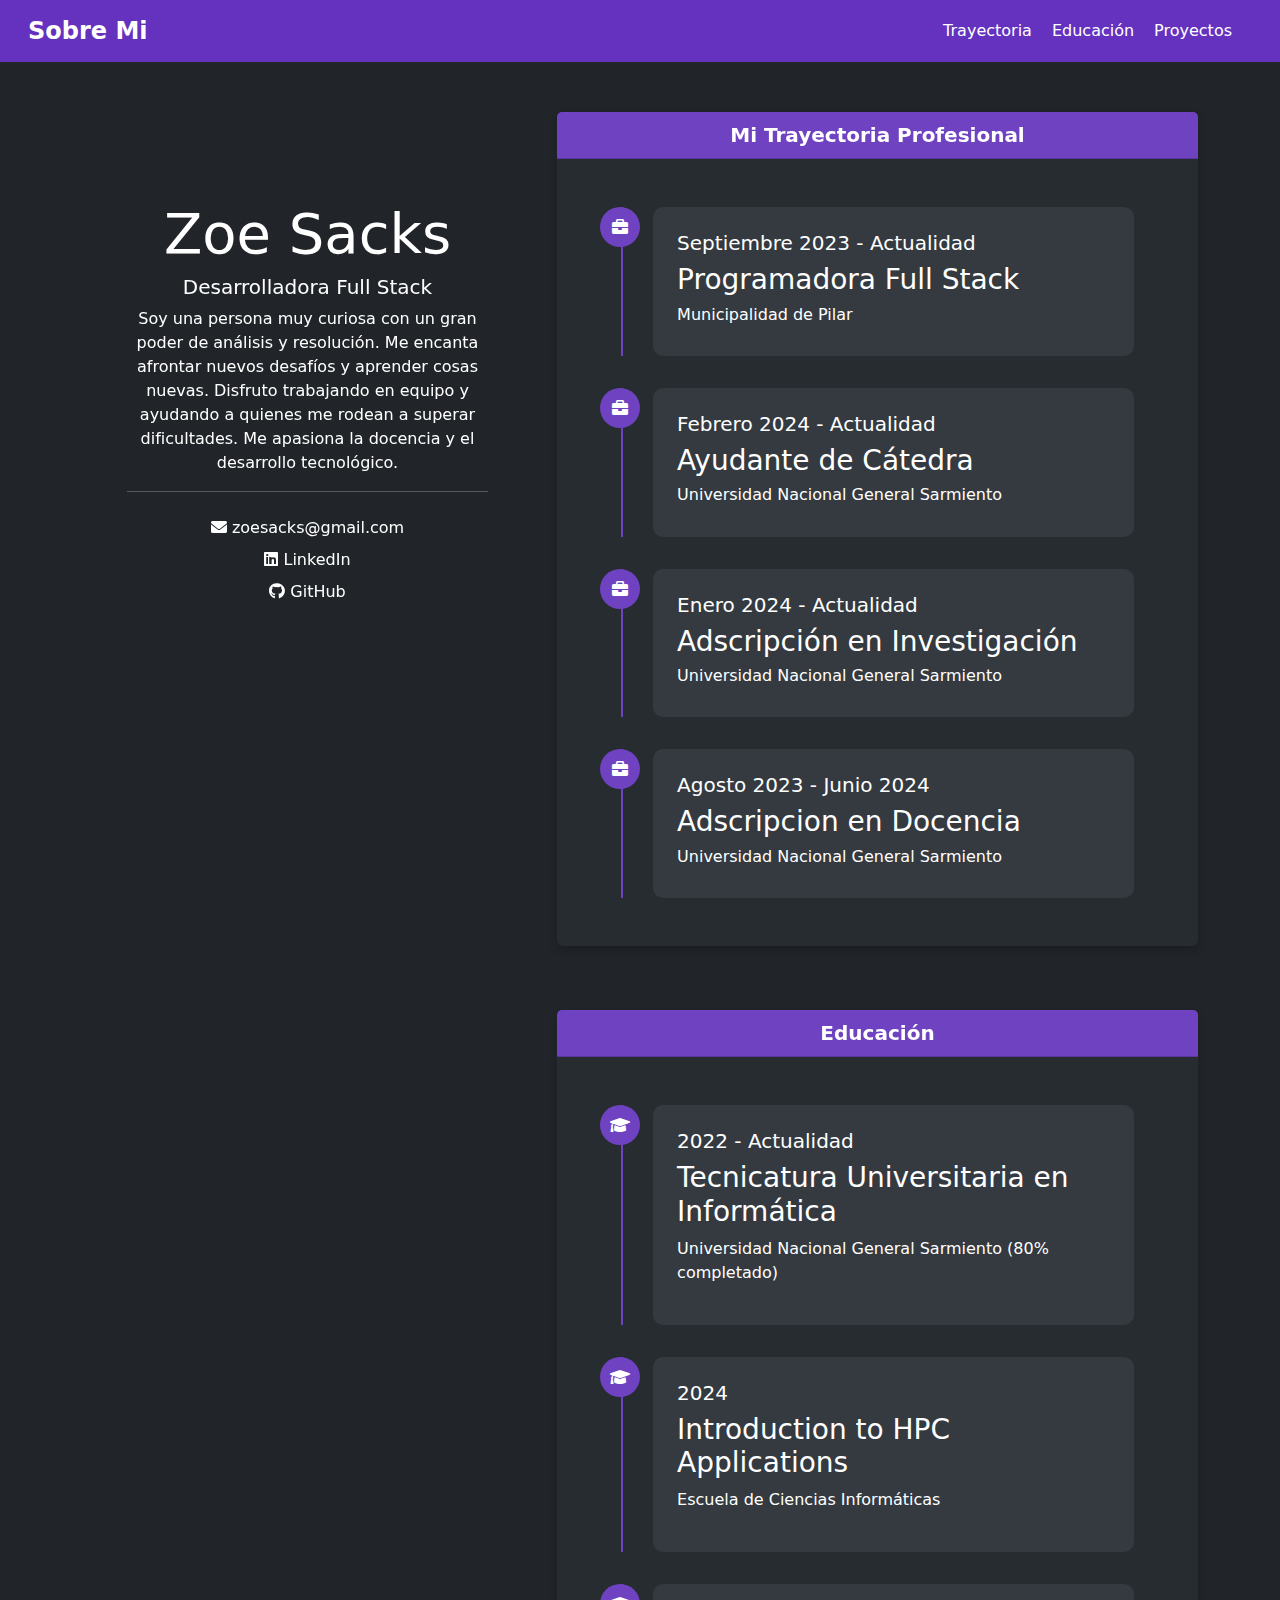
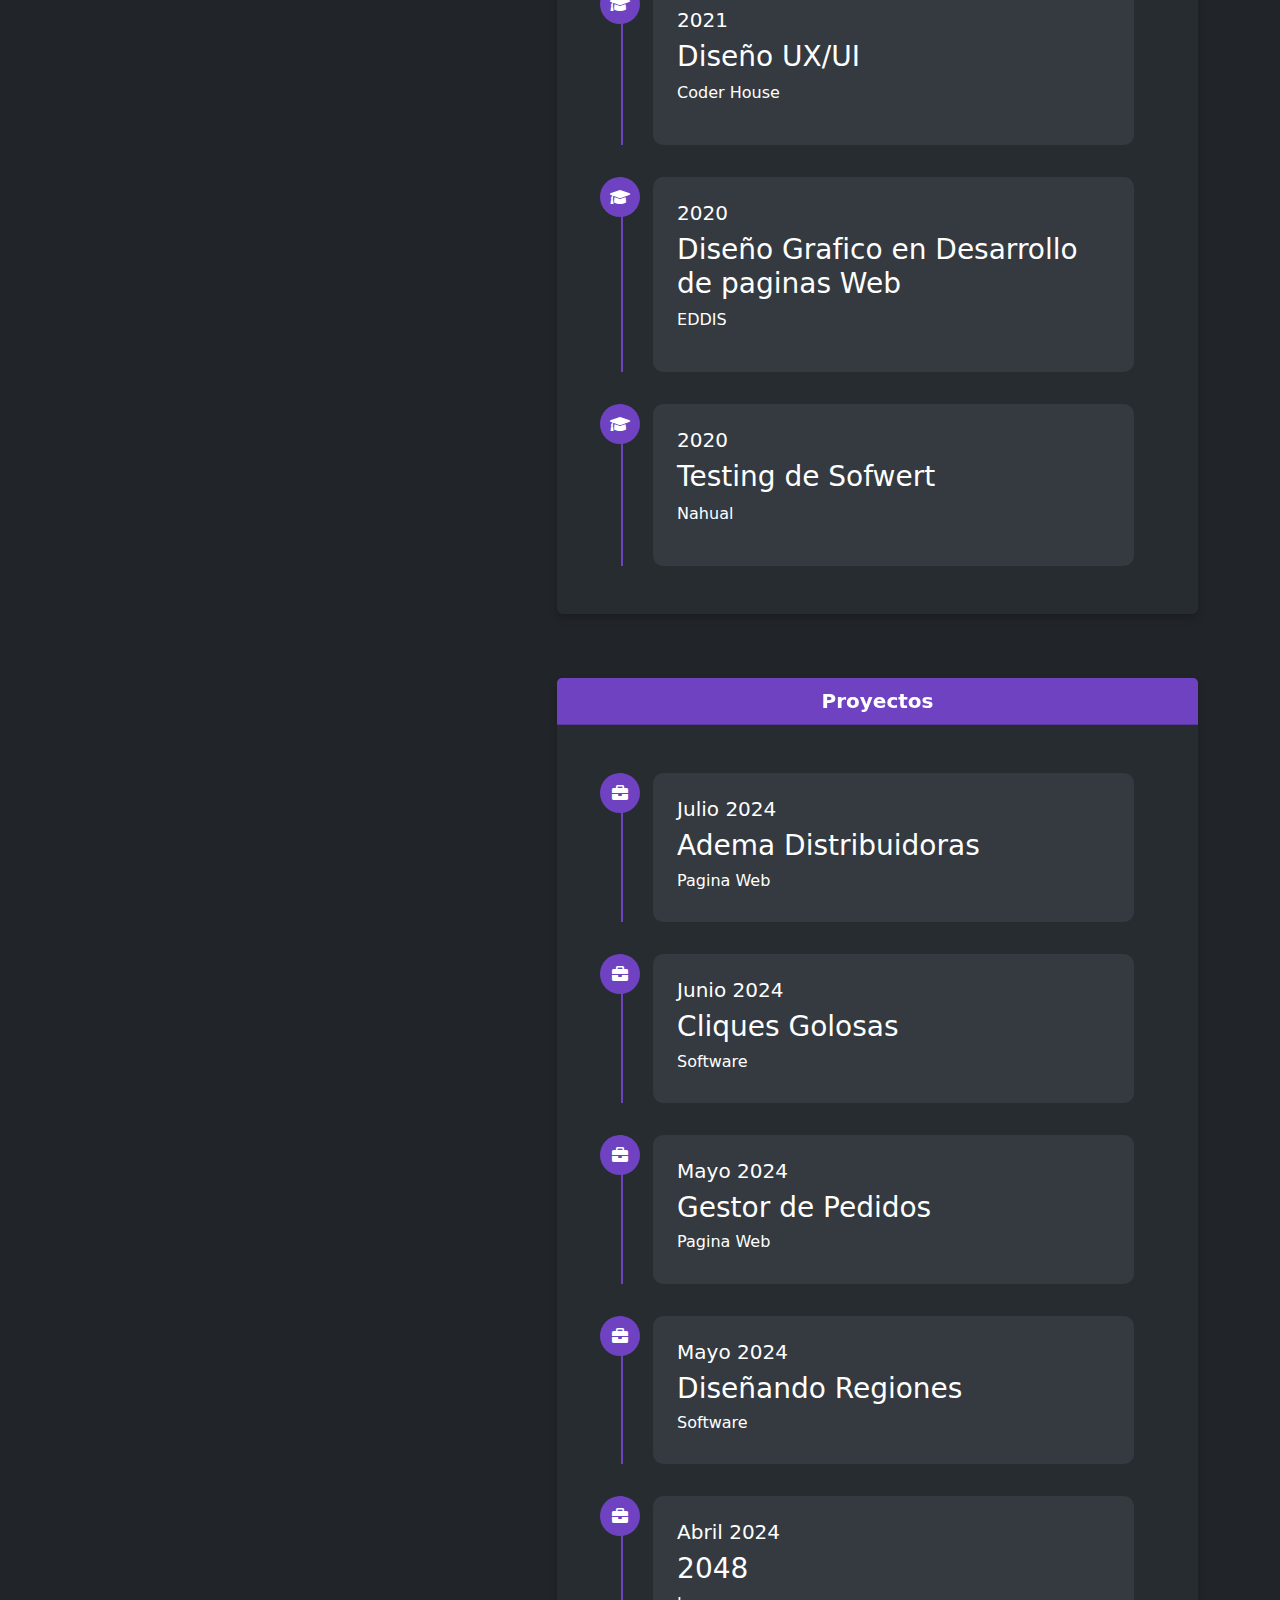
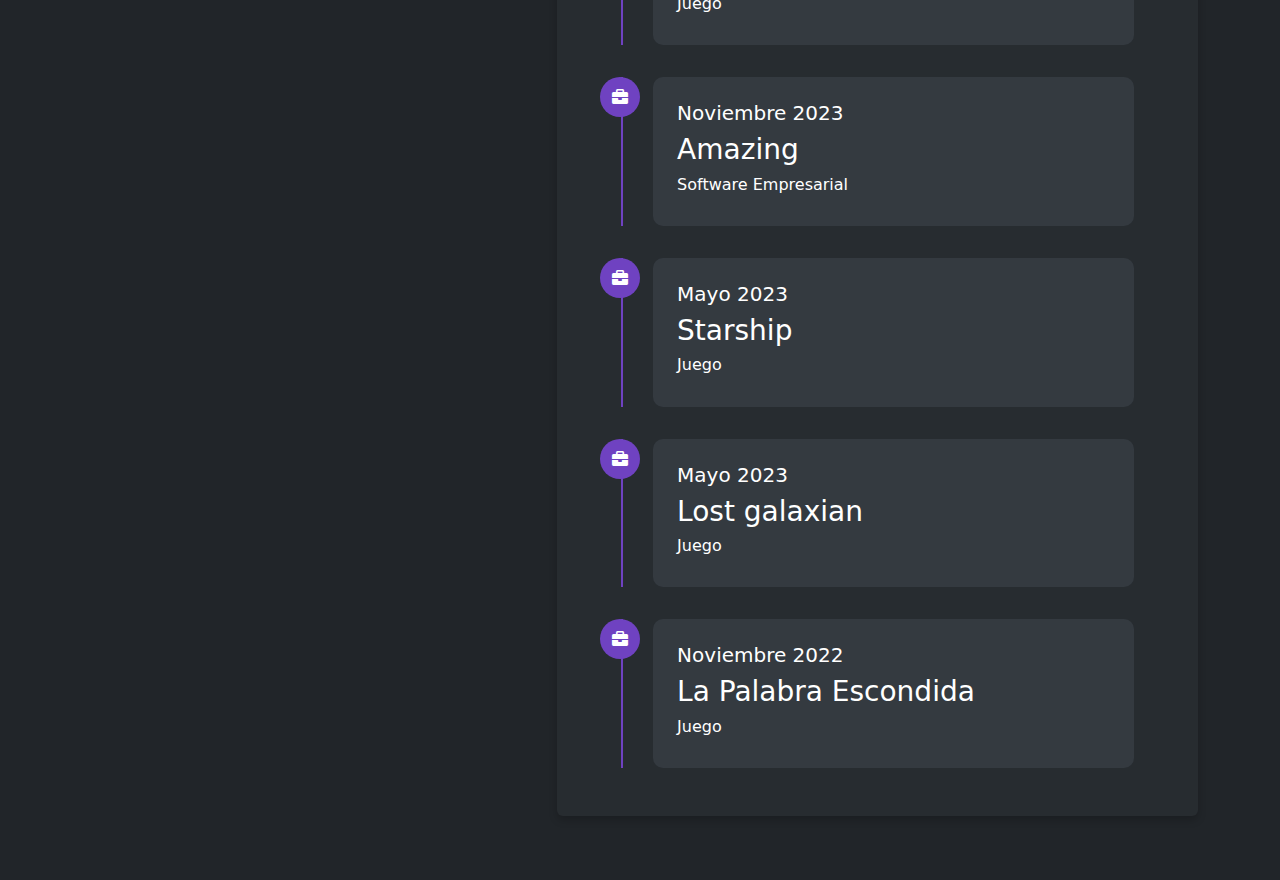
<file: index.html>
<!DOCTYPE html>
<html lang="es">
<head>
    <meta charset="UTF-8">
    <meta name="viewport" content="width=device-width, initial-scale=1.0">
    <link href="https://cdn.jsdelivr.net/npm/bootstrap@5.3.0-alpha1/dist/css/bootstrap.min.css" rel="stylesheet">
    <link rel="stylesheet" href="https://cdnjs.cloudflare.com/ajax/libs/font-awesome/6.0.0-beta3/css/all.min.css">
    <title>Portfolio Personal - Zoe Sacks</title>
    <link rel="stylesheet" href="https://cdnjs.cloudflare.com/ajax/libs/animate.css/4.1.1/animate.min.css" />
    <script src="https://cdn.jsdelivr.net/npm/bootstrap@5.3.0-alpha1/dist/js/bootstrap.bundle.min.js"></script>
    <script>
        // Función para mover la sección de contacto al final en pantallas pequeñas
        function moveContactInfo() {
            const contactInfo = document.getElementById('contact-info');
            const proyectosSection = document.getElementById('proyectos');

            if (window.innerWidth <= 768) {
                // Si estamos en una pantalla de tamaño móvil, movemos el contacto debajo de "proyectos"
                proyectosSection.insertAdjacentElement('afterend', contactInfo);
            } else {
                // Si volvemos a una pantalla más grande, regresamos el contacto a su lugar original
                const sidebar = document.getElementById('sidebar');
                sidebar.appendChild(contactInfo);
            }
        }

        // Función para mover el header al principio en pantallas pequeñas
        function moveHeader() {
            const header = document.getElementById('intro-header');
            const container = document.querySelector('.container');

            if (window.innerWidth <= 768) {
                // Si estamos en una pantalla de tamaño móvil, movemos el header al inicio
                container.insertAdjacentElement('afterbegin', header);
            } else {
                // Si volvemos a una pantalla más grande, regresamos el header a su lugar original en el sidebar
                const sidebar = document.getElementById('sidebar');
                sidebar.insertAdjacentElement('afterbegin', header);
            }
        }

        // Ejecutar las funciones cuando se cargue la página y cuando se redimensione la pantalla
        window.addEventListener('load', () => {
            moveContactInfo();
            moveHeader();
        });
        window.addEventListener('resize', () => {
            moveContactInfo();
            moveHeader();
        });
    </script>
    <style>
        .timeline {
            position: relative;
            padding: 0rem 0;
        }
        .timeline-item {
            position: relative;
            margin: 2rem 0;
        }
        .timeline-item::before {
            content: '';
            position: absolute;
            left: 0;
            top: 0;
            height: 100%;
            border-left: 2px solid #6f42c1;
        }
        .timeline-item .content {
            position: relative;
            padding: 1.5rem;
            background: #343a40;
            border-radius: 10px;
            color: white;
            margin-left: 2rem;
        }
        .timeline-item .icon {
            position: absolute;
            top: 0;
            left: -1.3rem;
            background: #6f42c1;
            border-radius: 50%;
            width: 2.5rem;
            height: 2.5rem;
            display: flex;
            justify-content: center;
            align-items: center;
            color: white;
        }
        .text-container {
            max-height: 0;
            overflow: hidden;
            transition: max-height 0.5s ease;
        }
        .timeline-item:hover .text-container {
            max-height: none; /* Ajusta la altura automáticamente */
        }
        body {
            background-color: #212529;
            color: white;
        }
        .carousel-item img {
            width: 100%;
            height: auto;
            object-fit: cover;
        }
        .card-custom {
            background-color: #272c30;
            border: none;
            box-shadow: 0px 0.25rem 0.5rem rgba(0, 0, 0, 0.2);
            margin: 10% 0; /* margen superior e inferior */

        }
        .card-header-custom {
            background-color: #6f42c1;
            color: white;
            font-size: 1.25rem;
            font-weight: bold;
        }
        .card-body-custom {
            color: white;
            padding-left: 10%;
            padding-right: 10%;
        }
        .btn-custom {
            background-color: #7b00ff;
            color: white;
            margin-top: 1rem;
        }
        .btn-custom:hover {
            background-color: #5404ab;
        }
        .carousel-caption {
            bottom: 1rem;
            background: rgba(0, 0, 0, 0.5);
            padding: 0.5rem;
            border-radius: 5px;
        }
        .carousel-caption p {
            margin: 0;
        }
        .date-text {
            color: #b277f0;
        }
        .rounded-border {
            border: 2px solid #7b00ff;
            border-radius: 10px;
            background-color: rgba(89, 0, 255, 0.2);
            display: inline-block;
            padding: 1rem;
            margin-bottom: 1rem;
        }
        .small-text {
            font-size: 0.875rem;
            color: #d7b5fa;
            margin: 0;
        }
        #sidebar {
            position: sticky;
            top: 15vh;
            height: fit-content;
        }
    
        @media (max-width: 768px) {
            #sidebar {
                position: static; /* Desactiva el comportamiento sticky en pantallas pequeñas */
                margin-top: 0;
            }   
            
            .contact-info {
                order: 1; /* Mueve la sección de contacto al final en pantallas pequeñas */
            }          
        }
        .navbar {
            background-color: #5404ab;
            padding: 0.5rem 1rem;
            position: fixed;
            top: 0;
            width: 100%;
            z-index: 1000; /* Mantener por encima de otros elementos */
        }
    
        .navbar-brand {
            font-size: 1.5rem;
            font-weight: bold;
            color: white;
        }
    
        .navbar-nav {
            list-style-type: none;
            margin: 0;
            padding: 0;
            display: flex;
            flex-direction: row;
        }
    
        .nav-item {
            margin-right: 1.25rem;
        }
    
        .nav-link {
            color: white;
            text-decoration: none;
            font-size: 1rem;
            transition: color 0.3s ease;
        }
    
        .nav-link:hover {
            color: #8e64db;
        }
        .image-container {
            top: 100%; /* Ubicar debajo del contenido */
            left: 0;
            width: 100%; /* Hacer que el contenedor de la imagen ocupe el 100% del ancho del contenedor padre */
            margin-top: 10px;
        }

        .image-container img {
            width: 100%; /* Ajustar el ancho de la imagen al contenedor */
            height: auto; /* Mantener la proporción de la imagen */
            display: block; /* Asegura que no haya espacio extra debajo de la imagen */
        }

        @media (max-width: 768px) {
            .navbar-brand {
                font-size: 1.0rem; /* Ajusta el tamaño del texto para móviles */
            }
            .nav-link {
                font-size: 0.875rem; /* Ajusta el tamaño de los enlaces de navegación para móviles */
            }
        }
    </style>
    
</head>
<body class="bg-dark text-white">
     <!-- Barra de navegación -->
     <nav class="navbar" style="background-color: #6432bf;">
        <div class="container-fluid">
            <a class="navbar-brand text-white" href="#">Sobre Mi</a>
            <ul class="navbar-nav d-flex flex-row ms-auto">
                <li class="nav-item">
                    <a class="nav-link text-white" href="#trayectoria">Trayectoria</a>
                </li>
                <li class="nav-item">
                    <a class="nav-link text-white" href="#educacion">Educación</a>
                </li>
                <li class="nav-item">
                    <a class="nav-link text-white" href="#proyectos">Proyectos</a>
                </li>
            </ul>
        </div>
    </nav>
    
    <div class="container mt-5">
        <div class="row">
            <div class="col-12 col-md-5" id="sidebar" style="padding: 5%;">
                <header class="text-center mt-2">
                    <h1 class="display-4">Zoe Sacks</h1>
                    <h2 class="lead">Desarrolladora Full Stack</h2>
                    <p>Soy una persona muy curiosa con un gran poder de análisis y resolución. Me encanta afrontar nuevos desafíos y aprender cosas nuevas. Disfruto trabajando en equipo y ayudando a quienes me rodean a superar dificultades. Me apasiona la docencia y el desarrollo tecnológico.</p>
                </header>
                <hr>
                <!-- Sección de Contacto con el identificador agregado -->
                <div class="contact-info text-center mt-4" id="contact-info">
                    <ul class="list-unstyled">
                        <li class="mb-2">
                            <a href="mailto:zoesacks@gmail.com" class="text-white text-decoration-none">
                                <i class="fas fa-envelope"></i> zoesacks@gmail.com
                            </a>
                        </li>
                        <li class="mb-2">
                            <a href="https://linkedin.com/in/zoesacks" target="_blank" class="text-white text-decoration-none">
                                <i class="fab fa-linkedin"></i> LinkedIn
                            </a>
                        </li>
                        <li class="mb-2">
                            <a href="https://github.com/zoesacks" target="_blank" class="text-white text-decoration-none">
                                <i class="fab fa-github"></i> GitHub
                            </a>
                        </li>
                    </ul>
                </div>
            </div>
            

            <div class="col-12 col-md-7">
                <!-- Card para trayectoria profesional -->
                <div class="card card-custom" id="trayectoria">
                    <div class="card-header card-header-custom text-center">
                        Mi Trayectoria Profesional
                    </div>
                    <div class="card-body card-body-custom">
                        <div class="timeline">
                            <div class="timeline-item">
                                <div class="icon">
                                    <i class="fas fa-briefcase"></i>
                                </div>
                                <div class="content">
                                    <h5>Septiembre 2023 - Actualidad</h5>
                                    <h3>Programadora Full Stack</h3>
                                    <h6>Municipalidad de Pilar</h6>
                                    <div class="text-container">
                                        <div style="display: flex; flex-wrap: wrap; align-items: center; gap: 10px; margin-top: 5px;">
                                            <div class="rounded-border" style="display: flex; align-items: center; padding: 5px;">
                                                <i class="fab fa-python" style="color: #8CC84B; margin-right: 0px;"></i>
                                            </div>
                                            <div class="rounded-border" style="display: flex; align-items: center; padding: 5px;">
                                                <span class="small-text">DJango</span>
                                            </div>
                                            <div class="rounded-border" style="display: flex; align-items: center; padding: 5px;">
                                                <span class="small-text">Django REST framework</span>
                                            </div>
                                            <div class="rounded-border" style="display: flex; align-items: center; padding: 5px;">
                                                <span class="small-text">Pandas</span>
                                            </div>
                                            <div class="rounded-border" style="display: flex; align-items: center; padding: 5px;">
                                                <span class="small-text">ReportLab</span>
                                            </div>
                                        </div>
                                        <p>En este puesto me encargué del desarrollo de una plataforma web que facilita la reportaría y automatiza procesos administrativos en el área contable. Utilicé herramientas para la obtención, análisis y limpieza de datos, facilitando su integración en la plataforma web.</p>
                                    </div>
                                </div>
                            </div>
                        
                            <div class="timeline-item">
                                <div class="icon">
                                    <i class="fas fa-briefcase"></i>
                                </div>
                                <div class="content">
                                    <h5>Febrero 2024 - Actualidad</h5>
                                    <h3>Ayudante de Cátedra</h3>
                                    <h6>Universidad Nacional General Sarmiento</h6>
                                    <div class="text-container">
                                        <p>Mis responsabilidades incluyen planificar y dictar clases, corregir parciales y trabajos prácticos. Me apasiona compartir conocimientos y contribuir al desarrollo académico de los estudiantes.</p>
                                    </div>
                                </div>
                            </div>
        
                            <div class="timeline-item">
                                <div class="icon">
                                    <i class="fas fa-briefcase"></i>
                                </div>
                                <div class="content">
                                    <h5>Enero 2024 - Actualidad</h5>
                                    <h3>Adscripción en Investigación</h3>
                                    <h6>Universidad Nacional General Sarmiento</h6>
                                    <div class="text-container">
                                        <div style="display: flex; flex-wrap: wrap; align-items: center; gap: 10px; margin-top: 5px;">
                                            <div class="rounded-border" style="display: flex; align-items: center; padding: 5px;">
                                                <span class="small-text">Slurm</span>
                                            </div>
                                            <div class="rounded-border" style="display: flex; align-items: center; padding: 5px;">
                                                <span class="small-text">OpenMP</span>
                                            </div>
                                            <div class="rounded-border" style="display: flex; align-items: center; padding: 5px;">
                                                <span class="small-text">MPI</span>
                                            </div>
                                        </div>
                                        <p>Participo en un proyecto de investigación enfocado en Metaheurísticas, aplicando técnicas avanzadas para resolver problemas de optimización mediante programación en paralelo.</p>
                                    </div>
                                </div>
                            </div>
                        
                            <div class="timeline-item">
                                <div class="icon">
                                    <i class="fas fa-briefcase"></i>
                                </div>
                                <div class="content">
                                    <h5>Agosto 2023 - Junio 2024</h5>
                                    <h3>Adscripcion en Docencia</h3>
                                    <h6>Universidad Nacional General Sarmiento</h6>
                                    <div class="text-container">
                                        <p>Participé como adscripta en la materia Organización del Computador, donde ayudé a los estudiantes y colaboré con los profesores titulares en la enseñanza de los contenidos.</p>
                                    </div>
                                </div>
                            </div>
                    
                        </div>
                    </div>
                </div>

                <!-- Card para estudios -->
                <div class="card card-custom" id="educacion">
                    <div class="card-header card-header-custom text-center">
                        Educación
                    </div>
                    <div class="card-body card-body-custom">
                        <div class="timeline">
                            <div class="timeline-item">
                                <div class="icon">
                                    <i class="fas fa-graduation-cap"></i>
                                </div>
                                <div class="content">
                                    <h5>2022 - Actualidad</h5>
                                    <h3>Tecnicatura Universitaria en Informática</h3>
                                    <p>Universidad Nacional General Sarmiento (80% completado)</p>
                                </div>
                            </div>

                            <div class="timeline-item">
                                <div class="icon">
                                    <i class="fas fa-graduation-cap"></i>
                                </div>
                                <div class="content">
                                    <h5>2024</h5>
                                    <h3>Introduction to HPC Applications</h3>
                                    <p>Escuela de Ciencias Informáticas</p>
                                    <div class="text-container">
                                        <div class="image-container">
                                            <img src="imagenes/eci.png" alt="Descripción de la imagen">
                                        </div>
                                    </div>
                                </div>
                            </div>
        
                            <div class="timeline-item">
                                <div class="icon">
                                    <i class="fas fa-graduation-cap"></i>
                                </div>
                                <div class="content">
                                    <h5>2021</h5>
                                    <h3>Diseño UX/UI</h3>
                                    <p>Coder House</p>
                                    <div class="text-container">
                                        <div class="image-container">
                                            <img src="imagenes/coderhouse.png" alt="Descripción de la imagen">
                                        </div>
                                    </div>
                                </div>
                            </div>

                            <div class="timeline-item">
                                <div class="icon">
                                    <i class="fas fa-graduation-cap"></i>
                                </div>
                                <div class="content">
                                    <h5>2020</h5>
                                    <h3>Diseño Grafico en Desarrollo de paginas Web</h3>
                                    <p>EDDIS</p>
                                </div>
                            </div>

                            <div class="timeline-item">
                                <div class="icon">
                                    <i class="fas fa-graduation-cap"></i>
                                </div>
                                <div class="content">
                                    <h5>2020</h5>
                                    <h3>Testing de Sofwert</h3>
                                    <p>Nahual</p>
                                </div>
                            </div>
                        </div>
                    </div>
                </div>

                <!-- Card para proyectos -->
                <div class="card card-custom" id="proyectos">
                    <div class="card-header card-header-custom text-center">
                        Proyectos
                    </div>
                    <div class="card-body card-body-custom">
                        <div class="timeline">

                            <!-- Item 5 -->
                            <div class="timeline-item">
                                <div class="icon">
                                    <i class="fas fa-briefcase"></i>
                                </div>
                                <div class="content">
                                    <h5>Julio 2024</h5>
                                    <h3>Adema Distribuidoras</h3>
                                    <h6>Pagina Web</h6>
                                    <div class="text-container">
                                        <div style="display: flex; flex-wrap: wrap; align-items: center; gap: 10px; margin-top: 5px;">
                                            <div class="rounded-border" style="display: flex; align-items: center; padding: 5px;">
                                                <i class="fab fa-python" style="color: #8CC84B; margin-right: 0px;"></i>
                                            </div>
                                            <div class="rounded-border" style="display: flex; align-items: center; padding: 5px;">
                                                <span class="small-text">DJango</span>
                                            </div>
                                        </div>
                                        <p>Este software está diseñado para simplificar el inventario de productos retornables en una distribuidora de agua, permitiendo un seguimiento eficiente de los productos entregados, las devoluciones y el estado de los envases. Además, incluye una sección de recursos humanos para gestionar a los empleados que trabajan por comisión. También ofrece el registro de proveedores y clientes, junto con una pantalla dedicada especialmente para la administración de empleados.</p>
                                        <div style="display: flex; justify-content: flex-end;">
                                            <button class="btn btn-custom" data-bs-toggle="modal" data-bs-target="#portfolioModal5">Ver Más</button>
                                        </div>
                                    </div>
                                </div>
                            </div>
                
                            <!-- Modal 5 -->
                            <div class="modal fade" id="portfolioModal5" tabindex="-1" aria-labelledby="portfolioModalLabel5" aria-hidden="true">
                                <div class="modal-dialog modal-lg">
                                    <div class="modal-content bg-dark">
                                        <div class="modal-header">
                                            <h5 class="modal-title" id="portfolioModalLabel5">Imágenes del Proyecto Adema Distribuidoras</h5>
                                            <button type="button" class="btn-close" data-bs-dismiss="modal" aria-label="Close"></button>
                                        </div>
                                        <div class="modal-body">
                                            <div id="carouselExample5" class="carousel slide" data-bs-ride="carousel">
                                                <div class="carousel-inner">
                                                    <div class="carousel-item active">
                                                        <img src="imagenes/Adema0.png" class="d-block w-100" >
                                                    </div>
                                                    <div class="carousel-item">
                                                        <img src="imagenes/Adema1.png" class="d-block w-100" >
                                                    </div>
                                                    <div class="carousel-item">
                                                        <img src="imagenes/Adema2.png" class="d-block w-100" >
                                                    </div>
                                                    <div class="carousel-item">
                                                        <img src="imagenes/Adema3.png" class="d-block w-100" >
                                                    </div>
                                                    <div class="carousel-item">
                                                        <img src="imagenes/Adema4.png" class="d-block w-100" >
                                                    </div>
                                                    <div class="carousel-item">
                                                        <img src="imagenes/Adema5.png" class="d-block w-100" >
                                                    </div>
                                                    <div class="carousel-item">
                                                        <img src="imagenes/Adema6.png" class="d-block w-100" >
                                                    </div>
                                                </div>
                                                <button class="carousel-control-prev" type="button" data-bs-target="#carouselExample5" data-bs-slide="prev">
                                                    <span class="carousel-control-prev-icon" aria-hidden="true"></span>
                                                    <span class="visually-hidden">Previous</span>
                                                </button>
                                                <button class="carousel-control-next" type="button" data-bs-target="#carouselExample5" data-bs-slide="next">
                                                    <span class="carousel-control-next-icon" aria-hidden="true"></span>
                                                    <span class="visually-hidden">Next</span>
                                                </button>
                                            </div>
                                        </div>
                                        <div class="modal-footer">
                                            <a href="https://github.com/zoesacks/adema_distribuidoras" class="btn btn-custom">Ver en GitHub</a>
                                        </div>
                                    </div>
                                </div>
                            </div>

                            <!-- Item 8 -->
                            <div class="timeline-item">
                                <div class="icon">
                                    <i class="fas fa-briefcase"></i>
                                </div>
                                <div class="content">
                                    <h5>Junio 2024</h5>
                                    <h3>Cliques Golosas</h3>
                                    <h6>Software</h6>
                                    <div class="text-container">
                                        <div style="display: flex; flex-wrap: wrap; align-items: center; gap: 10px; margin-top: 5px;">
                                            <div class="rounded-border" style="display: flex; align-items: center; padding: 5px;">
                                                <i class="fab fa-java" style="color: #9e6124; margin-right: 0px;"></i>
                                            </div>
                                            <div class="rounded-border" style="display: flex; align-items: center; padding: 5px;">
                                                <span class="small-text">POO</span>
                                            </div>
                                            <div class="rounded-border" style="display: flex; align-items: center; padding: 5px;">
                                                <span class="small-text">WindowBuilder</span>
                                            </div>
                                            <div class="rounded-border" style="display: flex; align-items: center; padding: 5px;">
                                                <span class="small-text">Trabajo Grupal</span>
                                            </div>
                                        </div>
                                        <p>El software solicitado consiste en una aplicación para resolver el problema de encontrar una clique de peso máximo en un grafo dado. Se define una clique como un conjunto de vértices donde todos los vértices del conjunto son vecinos entre sí, y cada vértice tiene un peso asociado. El peso de una clique es la suma de los pesos de sus vértices...</p>   
                                        <p>La aplicación debe tener una interfaz para cargar y visualizar el grafo con sus vértices y pesos, así como una interfaz para mostrar los cliques resultantes después de aplicar el algoritmo</p>
                                        <div style="display: flex; justify-content: flex-end;">
                                            <button class="btn btn-custom" data-bs-toggle="modal" data-bs-target="#portfolioModal8">Ver Más</button>
                                        </div>
                                    </div>
                                </div>
                            </div>
                
                            <!-- Modal 8 -->
                            <div class="modal fade" id="portfolioModal8" tabindex="-1" aria-labelledby="portfolioModalLabel8" aria-hidden="true">
                                <div class="modal-dialog modal-lg">
                                    <div class="modal-content bg-dark">
                                        <div class="modal-header">
                                            <h5 class="modal-title" id="portfolioModalLabel8">Imágenes del Proyecto Cliques Golosas</h5>
                                            <button type="button" class="btn-close" data-bs-dismiss="modal" aria-label="Close"></button>
                                        </div>
                                        <div class="modal-body">
                                            <div id="carouselExample8" class="carousel slide" data-bs-ride="carousel">
                                                <div class="carousel-inner">
                                                    <div class="carousel-item active">
                                                        <img src="imagenes/Clique0.png" class="d-block w-100" >
                                                    </div>
                                                    <div class="carousel-item">
                                                        <img src="imagenes/Clique1.png" class="d-block w-100" >
                                                    </div>
                                                    <div class="carousel-item">
                                                        <img src="imagenes/Clique2.png" class="d-block w-100" >
                                                    </div>
                                                </div>
                                                <button class="carousel-control-prev" type="button" data-bs-target="#carouselExample8" data-bs-slide="prev">
                                                    <span class="carousel-control-prev-icon" aria-hidden="true"></span>
                                                    <span class="visually-hidden">Previous</span>
                                                </button>
                                                <button class="carousel-control-next" type="button" data-bs-target="#carouselExample8" data-bs-slide="next">
                                                    <span class="carousel-control-next-icon" aria-hidden="true"></span>
                                                    <span class="visually-hidden">Next</span>
                                                </button>
                                            </div>
                                        </div>
                                        <div class="modal-footer">
                                            <a href="https://github.com/PorrettiAaron/progra3tp3" class="btn btn-custom">Ver en GitHub</a>
                                        </div>
                                    </div>
                                </div>
                            </div>

                            <!-- Item 9 -->
                            <div class="timeline-item">
                                <div class="icon">
                                    <i class="fas fa-briefcase"></i>
                                </div>
                                <div class="content">
                                    <h5>Mayo 2024</h5>
                                    <h3>Gestor de Pedidos</h3>
                                    <h6>Pagina Web</h6>
                                    <div class="text-container">
                                        <div style="display: flex; flex-wrap: wrap; align-items: center; gap: 10px; margin-top: 5px;">
                                            <div class="rounded-border" style="display: flex; align-items: center; padding: 5px;">
                                                <i class="fab fa-python" style="color: #8CC84B; margin-right: 0px;"></i>
                                            </div>
                                            <div class="rounded-border" style="display: flex; align-items: center; padding: 5px;">
                                                <span class="small-text">DJango</span>
                                            </div>
                                        </div>
                                        <p>El objetivo de esta página es permitir un seguimiento detallado de los pedidos y sesiones en un consultorio dermatológico. La plataforma está diseñada para hacer un énfasis especial en el progreso de los pacientes a lo largo de sus tratamientos, brindando una visión clara de la evolución clínica. Además, facilita la gestión y el cálculo preciso de los costos asociados a cada tratamiento, optimizando tanto la organización interna como la atención brindada. Esto asegura una experiencia más eficiente y personalizada para los pacientes y el personal del consultorio.</p>   
                                        <div style="display: flex; justify-content: flex-end;">
                                            <button class="btn btn-custom" data-bs-toggle="modal" data-bs-target="#portfolioModal9">Ver Más</button>
                                        </div>
                                    </div>
                                </div>
                            </div>
                
                            <!-- Modal 9 -->
                            <div class="modal fade" id="portfolioModal9" tabindex="-1" aria-labelledby="portfolioModalLabel9" aria-hidden="true">
                                <div class="modal-dialog modal-lg">
                                    <div class="modal-content bg-dark">
                                        <div class="modal-header">
                                            <h5 class="modal-title" id="portfolioModalLabel9">Imágenes del Proyecto Gestor de Pedidos</h5>
                                            <button type="button" class="btn-close" data-bs-dismiss="modal" aria-label="Close"></button>
                                        </div>
                                        <div class="modal-body">
                                            <div id="carouselExample9" class="carousel slide" data-bs-ride="carousel">
                                                <div class="carousel-inner">
                                                    <div class="carousel-item active">
                                                        <img src="imagenes/pedidos0.png" class="d-block w-100" >
                                                    </div>
                                                    <div class="carousel-item">
                                                        <img src="imagenes/pedidos1.png" class="d-block w-100" >
                                                    </div>
                                                    <div class="carousel-item">
                                                        <img src="imagenes/pedidos2.png" class="d-block w-100" >
                                                    </div>
                                                </div>
                                                <button class="carousel-control-prev" type="button" data-bs-target="#carouselExample9" data-bs-slide="prev">
                                                    <span class="carousel-control-prev-icon" aria-hidden="true"></span>
                                                    <span class="visually-hidden">Previous</span>
                                                </button>
                                                <button class="carousel-control-next" type="button" data-bs-target="#carouselExample9" data-bs-slide="next">
                                                    <span class="carousel-control-next-icon" aria-hidden="true"></span>
                                                    <span class="visually-hidden">Next</span>
                                                </button>
                                            </div>
                                        </div>
                                        <div class="modal-footer">
                                            <a href="https://github.com/zoesacks/gestor_pedidos" class="btn btn-custom">Ver en GitHub</a>
                                        </div>
                                    </div>
                                </div>
                            </div>

                            <!-- Item 7 -->
                            <div class="timeline-item">
                                <div class="icon">
                                    <i class="fas fa-briefcase"></i>
                                </div>
                                <div class="content">
                                    <h5>Mayo 2024</h5>
                                    <h3>Diseñando Regiones</h3>
                                    <h6>Software</h6>
                                    <div class="text-container">
                                        <div style="display: flex; flex-wrap: wrap; align-items: center; gap: 10px; margin-top: 5px;">
                                            <div class="rounded-border" style="display: flex; align-items: center; padding: 5px;">
                                                <i class="fab fa-java" style="color: #9e6124; margin-right: 0px;"></i>
                                            </div>
                                            <div class="rounded-border" style="display: flex; align-items: center; padding: 5px;">
                                                <span class="small-text">POO</span>
                                            </div>
                                            <div class="rounded-border" style="display: flex; align-items: center; padding: 5px;">
                                                <span class="small-text">WindowBuilder</span>
                                            </div>
                                            <div class="rounded-border" style="display: flex; align-items: center; padding: 5px;">
                                                <span class="small-text">Trabajo Grupal</span>
                                            </div>
                                        </div>
                                        <p>El software solicitado es una aplicación para resolver el problema de diseño de regiones de un país. Esta aplicación trabajará con un grafo que representa los distintos puntos en un mapa, donde cada vértice es una ubicación o provincia y cada arista representa la conexión entre esas ubicaciones, con un peso asociado que indica la similitud entre ellas.</p>   
                                        <p>La aplicación debe tener una interfaz para cargar y visualizar el grafo con sus vértices, aristas y pesos, así como una interfaz para mostrar las regiones resultantes después de aplicar el algoritmo. No es obligatorio tener una visualización gráfica o sobre un mapa, pero se pueden considerar elementos opcionales como estadísticas de las regiones, visualización en un mapa y la capacidad de recalcular las regiones al modificar el grafo.</p>
                                        <div style="display: flex; justify-content: flex-end;">
                                            <button class="btn btn-custom" data-bs-toggle="modal" data-bs-target="#portfolioModal7">Ver Más</button>
                                        </div>
                                    </div>
                                </div>
                            </div>
                
                            <!-- Modal 7 -->
                            <div class="modal fade" id="portfolioModal7" tabindex="-1" aria-labelledby="portfolioModalLabel7" aria-hidden="true">
                                <div class="modal-dialog modal-lg">
                                    <div class="modal-content bg-dark">
                                        <div class="modal-header">
                                            <h5 class="modal-title" id="portfolioModalLabel7">Imágenes del Juego 2048</h5>
                                            <button type="button" class="btn-close" data-bs-dismiss="modal" aria-label="Close"></button>
                                        </div>
                                        <div class="modal-body">
                                            <div id="carouselExample7" class="carousel slide" data-bs-ride="carousel">
                                                <div class="carousel-inner">
                                                    <div class="carousel-item active">
                                                        <img src="imagenes/DiseñandoRegiones0.png" class="d-block w-100" >
                                                    </div>
                                                    <div class="carousel-item">
                                                        <img src="imagenes/DiseñandoRegiones1.png" class="d-block w-100" >
                                                    </div>
                                                    <div class="carousel-item">
                                                        <img src="imagenes/DiseñandoRegiones2.png" class="d-block w-100" >
                                                    </div>
                                                    <div class="carousel-item">
                                                        <img src="imagenes/DiseñandoRegiones3.png" class="d-block w-100" >
                                                    </div>
                                                </div>
                                                <button class="carousel-control-prev" type="button" data-bs-target="#carouselExample7" data-bs-slide="prev">
                                                    <span class="carousel-control-prev-icon" aria-hidden="true"></span>
                                                    <span class="visually-hidden">Previous</span>
                                                </button>
                                                <button class="carousel-control-next" type="button" data-bs-target="#carouselExample7" data-bs-slide="next">
                                                    <span class="carousel-control-next-icon" aria-hidden="true"></span>
                                                    <span class="visually-hidden">Next</span>
                                                </button>
                                            </div>
                                        </div>
                                        <div class="modal-footer">
                                            <a href="https://github.com/PorrettiAaron/tp2_progra3_2024" class="btn btn-custom">Ver en GitHub</a>
                                        </div>
                                    </div>
                                </div>
                            </div>

                            <!-- Item 6 -->
                            <div class="timeline-item">
                                <div class="icon">
                                    <i class="fas fa-briefcase"></i>
                                </div>
                                <div class="content">
                                    <h5>Abril 2024</h5>
                                    <h3>2048</h3>
                                    <h6>Juego</h6>
                                    <div class="text-container">
                                        <div style="display: flex; flex-wrap: wrap; align-items: center; gap: 10px; margin-top: 5px;">
                                            <div class="rounded-border" style="display: flex; align-items: center; padding: 5px;">
                                                <i class="fab fa-java" style="color: #9e6124; margin-right: 0px;"></i>
                                            </div>
                                            <div class="rounded-border" style="display: flex; align-items: center; padding: 5px;">
                                                <span class="small-text">POO</span>
                                            </div>
                                            <div class="rounded-border" style="display: flex; align-items: center; padding: 5px;">
                                                <span class="small-text">WindowBuilder</span>
                                            </div>
                                            <div class="rounded-border" style="display: flex; align-items: center; padding: 5px;">
                                                <span class="small-text">Trabajo Grupal</span>
                                            </div>
                                        </div>
                                        <p>El software solicitado es una aplicación de escritorio diseñada para ofrecer funcionalidades específicas relacionadas con un juego en una grilla de 4x4 donde se mueven números naturales. En cada turno, el jugador usa las flechas del cursor para mover los números en la dirección elegida. Se genera un nuevo número (2 o 4) en cada turno. Los números se mueven en la dirección seleccionada hasta chocar con otro número o el borde de la grilla. Cuando dos números iguales colisionan, se combinan sumándose y no se combinan más en ese turno. La aplicación proporcionará una interfaz intuitiva y fácil de usar para los usuarios.</p>
                                        <div style="display: flex; justify-content: flex-end;">
                                            <button class="btn btn-custom" data-bs-toggle="modal" data-bs-target="#portfolioModal6">Ver Más</button>
                                        </div>
                                    </div>
                                </div>
                            </div>
                
                            <!-- Modal 6 -->
                            <div class="modal fade" id="portfolioModal6" tabindex="-1" aria-labelledby="portfolioModalLabel6" aria-hidden="true">
                                <div class="modal-dialog modal-lg">
                                    <div class="modal-content bg-dark">
                                        <div class="modal-header">
                                            <h5 class="modal-title" id="portfolioModalLabel6">Imágenes del Juego 2048</h5>
                                            <button type="button" class="btn-close" data-bs-dismiss="modal" aria-label="Close"></button>
                                        </div>
                                        <div class="modal-body">
                                            <div id="carouselExample6" class="carousel slide" data-bs-ride="carousel">
                                                <div class="carousel-inner">
                                                    <div class="carousel-item active">
                                                        <img src="imagenes/2048_0.png" class="d-block w-100" >
                                                    </div>
                                                    <div class="carousel-item">
                                                        <img src="imagenes/2048_1.png" class="d-block w-100" >
                                                    </div>
                                                    <div class="carousel-item">
                                                        <img src="imagenes/2048_2.png" class="d-block w-100" >
                                                    </div>
                                                    <div class="carousel-item">
                                                        <img src="imagenes/2048_3.png" class="d-block w-100" >
                                                    </div>
                                                    <div class="carousel-item">
                                                        <img src="imagenes/2048_4.png" class="d-block w-100" >
                                                    </div>
                                                </div>
                                                <button class="carousel-control-prev" type="button" data-bs-target="#carouselExample6" data-bs-slide="prev">
                                                    <span class="carousel-control-prev-icon" aria-hidden="true"></span>
                                                    <span class="visually-hidden">Previous</span>
                                                </button>
                                                <button class="carousel-control-next" type="button" data-bs-target="#carouselExample6" data-bs-slide="next">
                                                    <span class="carousel-control-next-icon" aria-hidden="true"></span>
                                                    <span class="visually-hidden">Next</span>
                                                </button>
                                            </div>
                                        </div>
                                        <div class="modal-footer">
                                            <a href="https://github.com/FedeBuen/Tp_Prog_3_2048/tree/main" class="btn btn-custom">Ver en GitHub</a>
                                        </div>
                                    </div>
                                </div>
                            </div>

                            <!-- Item 4 -->
                            <div class="timeline-item">
                                <div class="icon">
                                    <i class="fas fa-briefcase"></i>
                                </div>
                                <div class="content">
                                    <h5>Noviembre 2023</h5>
                                    <h3>Amazing</h3>
                                    <h6>Software Empresarial</h6>
                                    <div class="text-container">
                                        <div style="display: flex; flex-wrap: wrap; align-items: center; gap: 10px; margin-top: 5px;">
                                            <div class="rounded-border" style="display: flex; align-items: center; padding: 5px;">
                                                <i class="fab fa-java" style="color: #9e6124; margin-right: 0px;"></i>
                                            </div>
                                            <div class="rounded-border" style="display: flex; align-items: center; padding: 5px;">
                                                <span class="small-text">POO</span>
                                            </div>
                                            <div class="rounded-border" style="display: flex; align-items: center; padding: 5px;">
                                                <span class="small-text">Trabajo Grupal</span>
                                            </div>
                                        </div>
                                        <p>En este trabajo realizamos la parte de implementación para un sistema de una empresa planteado en la primera parte de este trabajo. La clase principal se llamara “Empresa Amazing”, y esta posee varios métodos públicos que le permitirá al usuario asignar paquetes, carga Transporte y calcular costo de envío.</p>
                                        <div style="display: flex; justify-content: flex-end;">
                                            <button class="btn btn-custom" data-bs-toggle="modal" data-bs-target="#portfolioModal4">Ver Más</button>
                                        </div>
                                    </div>
                                </div>
                            </div>
                
                            <!-- Modal 4 -->
                            <div class="modal fade" id="portfolioModal4" tabindex="-1" aria-labelledby="portfolioModalLabel4" aria-hidden="true">
                                <div class="modal-dialog modal-lg">
                                    <div class="modal-content bg-dark">
                                        <div class="modal-header">
                                            <h5 class="modal-title" id="portfolioModalLabel4">Imágenes del Proyecto Amazing</h5>
                                            <button type="button" class="btn-close" data-bs-dismiss="modal" aria-label="Close"></button>
                                        </div>
                                        <div class="modal-body">
                                            <div id="carouselExample4" class="carousel slide" data-bs-ride="carousel">
                                                <div class="carousel-inner">
                                                    <div class="carousel-item active">
                                                        <img src="imagenes/Amazing0.png" class="d-block w-100" >
                                                    </div>
                                                </div>
                                                <button class="carousel-control-prev" type="button" data-bs-target="#carouselExample4" data-bs-slide="prev">
                                                    <span class="carousel-control-prev-icon" aria-hidden="true"></span>
                                                    <span class="visually-hidden">Previous</span>
                                                </button>
                                                <button class="carousel-control-next" type="button" data-bs-target="#carouselExample4" data-bs-slide="next">
                                                    <span class="carousel-control-next-icon" aria-hidden="true"></span>
                                                    <span class="visually-hidden">Next</span>
                                                </button>
                                            </div>
                                        </div>
                                        <div class="modal-footer">
                                            <a href="https://github.com/zoesacks/Amazing" class="btn btn-custom">Ver en GitHub</a>
                                        </div>
                                    </div>
                                </div>
                            </div>


                            <!-- Item 3 -->
                            <div class="timeline-item">
                                <div class="icon">
                                    <i class="fas fa-briefcase"></i>
                                </div>
                                <div class="content">
                                    <h5>Mayo 2023</h5>
                                    <h3>Starship</h3>
                                    <h6>Juego</h6>
                                    <div class="text-container">
                                        <div style="display: flex; flex-wrap: wrap; align-items: center; gap: 10px; margin-top: 5px;">
                                            <div class="rounded-border" style="display: flex; align-items: center; padding: 5px;">
                                                <span class="small-text">Assembly</span>
                                            </div>
                                            <div class="rounded-border" style="display: flex; align-items: center; padding: 5px;">
                                                <span class="small-text">Trabajo Grupal</span>
                                            </div>
                                        </div>
                                        <p>El trabajo, consiste en la implementación de funciones lógicas para lograr desarrollar el juego “OC Starship” en lenguaje ensamblador , consistía en grupos de tres personas. Para poder trabajar de manera asíncrona y virtual, cada uno tenía su propia carpeta en el acceso remoto, que se nos otorgó. En pocas palabras, el juego a crear, tenía como misión principal, manejar una nave mientras esquivas los anillos de asteroides que se aproximan y llegar al planeta Argon.</p>
                                        <div style="display: flex; justify-content: flex-end;">
                                            <button class="btn btn-custom" data-bs-toggle="modal" data-bs-target="#portfolioModal3">Ver Más</button>
                                        </div>
                                    </div>
                                </div>
                            </div>
                
                            <!-- Modal 3 -->
                            <div class="modal fade" id="portfolioModal3" tabindex="-1" aria-labelledby="portfolioModalLabel3" aria-hidden="true">
                                <div class="modal-dialog modal-lg">
                                    <div class="modal-content bg-dark">
                                        <div class="modal-header">
                                            <h5 class="modal-title" id="portfolioModalLabel3">Imágenes del Proyecto Starship</h5>
                                            <button type="button" class="btn-close" data-bs-dismiss="modal" aria-label="Close"></button>
                                        </div>
                                        <div class="modal-body">
                                            <div id="carouselExample3" class="carousel slide" data-bs-ride="carousel">
                                                <div class="carousel-inner">
                                                    <div class="carousel-item active">
                                                        <img src="imagenes/Starship0.png" class="d-block w-100" >
                                                    </div>
                                                    <div class="carousel-item">
                                                        <img src="imagenes/Starship1.png" class="d-block w-100">
                                                    </div>
                                                    <div class="carousel-item">
                                                        <img src="imagenes/Starship2.png" class="d-block w-100">
                                                    </div>
                                                    <div class="carousel-item">
                                                        <img src="imagenes/Starship3.png" class="d-block w-100">
                                                    </div>
                                                </div>
                                                <button class="carousel-control-prev" type="button" data-bs-target="#carouselExample3" data-bs-slide="prev">
                                                    <span class="carousel-control-prev-icon" aria-hidden="true"></span>
                                                    <span class="visually-hidden">Previous</span>
                                                </button>
                                                <button class="carousel-control-next" type="button" data-bs-target="#carouselExample3" data-bs-slide="next">
                                                    <span class="carousel-control-next-icon" aria-hidden="true"></span>
                                                    <span class="visually-hidden">Next</span>
                                                </button>
                                            </div>
                                        </div>
                                        <div class="modal-footer">
                                            <a href="https://github.com/zoesacks/Starship" class="btn btn-custom">Ver en GitHub</a>
                                        </div>
                                    </div>
                                </div>
                            </div>


                            <!-- Item 2 -->
                            <div class="timeline-item">
                                <div class="icon">
                                    <i class="fas fa-briefcase"></i>
                                </div>
                                <div class="content">
                                    <h5>Mayo 2023</h5>
                                    <h3>Lost galaxian</h3>
                                    <h6>Juego</h6>
                                    <div class="text-container">
                                        <div style="display: flex; flex-wrap: wrap; align-items: center; gap: 10px; margin-top: 5px;">
                                            <div class="rounded-border" style="display: flex; align-items: center; padding: 5px;">
                                                <i class="fab fa-java" style="color: #9e6124; margin-right: 0px;"></i>
                                            </div>
                                            <div class="rounded-border" style="display: flex; align-items: center; padding: 5px;">
                                                <span class="small-text">POO</span>
                                            </div>
                                            <div class="rounded-border" style="display: flex; align-items: center; padding: 5px;">
                                                <span class="small-text">Trabajo Grupal</span>
                                            </div>
                                        </div>
                                        <p>Este juego lo realizamos como trabajo final para la materia Programcion I, con el propósito de implementar todos los conocimientos adquiridos del lenguaje Java a lo largo del cuatrimestre. El objetivo de este juego es que la nave Astro-MegaShip elimine tres Destructores y al Destructor Final y no sea destruida ya sea por la colisión con los asteroides y destructores o por los proyectiles que lanzan los destructores o del Jefe Final. Además de los requerimientos obligatorios, se implementan funcionalidades extra como que la Astro-MegaShip cuente con varias vidas, la aparición de de vidas extra para la nave y un la aparición del destructor Estelar colosal como jefe final.</p>
                                        <div style="display: flex; justify-content: flex-end;">
                                            <button class="btn btn-custom" data-bs-toggle="modal" data-bs-target="#portfolioModal1">Ver Más</button>
                                        </div>
                                    </div>
                                </div>
                            </div>
                
                            <!-- Modal 2 -->
                            <div class="modal fade" id="portfolioModal1" tabindex="-1" aria-labelledby="portfolioModalLabel1" aria-hidden="true">
                                <div class="modal-dialog modal-lg">
                                    <div class="modal-content bg-dark">
                                        <div class="modal-header">
                                            <h5 class="modal-title" id="portfolioModalLabel1">Imágenes del Proyecto Lost Galaxian</h5>
                                            <button type="button" class="btn-close" data-bs-dismiss="modal" aria-label="Close"></button>
                                        </div>
                                        <div class="modal-body">
                                            <div id="carouselExample1" class="carousel slide" data-bs-ride="carousel">
                                                <div class="carousel-inner">
                                                    <div class="carousel-item active">
                                                        <img src="imagenes/LostGalaxian0.jpg" class="d-block w-100" alt="Lost Galaxian Imagen 1">
                                                    </div>
                                                    <div class="carousel-item">
                                                        <img src="imagenes/LostGalaxian1.jpg" class="d-block w-100" alt="Lost Galaxian Imagen 2">
                                                    </div>
                                                    <div class="carousel-item">
                                                        <img src="imagenes/LostGalaxian2.jpg" class="d-block w-100" alt="Lost Galaxian Imagen 3">
                                                    </div>
                                                </div>
                                                <button class="carousel-control-prev" type="button" data-bs-target="#carouselExample1" data-bs-slide="prev">
                                                    <span class="carousel-control-prev-icon" aria-hidden="true"></span>
                                                    <span class="visually-hidden">Previous</span>
                                                </button>
                                                <button class="carousel-control-next" type="button" data-bs-target="#carouselExample1" data-bs-slide="next">
                                                    <span class="carousel-control-next-icon" aria-hidden="true"></span>
                                                    <span class="visually-hidden">Next</span>
                                                </button>
                                            </div>
                                        </div>
                                        <div class="modal-footer">
                                            <a href="https://github.com/zoesacks/Trabajo-Practico-Lost-Galaxian" class="btn btn-custom">Ver en GitHub</a>
                                        </div>
                                    </div>
                                </div>
                            </div>
                        

                            <!-- Item 1 -->
                            <div class="timeline-item">
                                <div class="icon">
                                    <i class="fas fa-briefcase"></i>
                                </div>
                                <div class="content">
                                    <h5>Noviembre 2022</h5>
                                    <h3>La Palabra Escondida</h3>
                                    <h6>Juego</h6>
                                    <div class="text-container">
                                        <div style="display: flex; flex-wrap: wrap; align-items: center; gap: 10px; margin-top: 5px;">
                                            <div class="rounded-border" style="display: flex; align-items: center; padding: 5px;">
                                                <i class="fab fa-python" style="color: #8CC84B; margin-right: 0px;"></i>
                                            </div>
                                            <div class="rounded-border" style="display: flex; align-items: center; padding: 5px;">
                                                <span class="small-text">PYgame</span>
                                            </div>
                                        </div>
                                        <p>Este proyecto lo realice como trabajo final de la materia introducción a la programación. Este consiste en hacer un juego cuyo objetivo es adivinar una palabra. No se arriesgan letras sino palabras completas. Se sabe de antemano la longitud de la palabra y el juego debe avisar cuales letras de las palabras son incorrectas (no están en la palabra), cuales son parcialmente correctas (están en la palabra pero en otra ubicación) y cuales correctas (están en la palabra exactamente en esa ubicación).</p>
                                        <div style="display: flex; justify-content: flex-end;">
                                            <button class="btn btn-custom" data-bs-toggle="modal" data-bs-target="#portfolioModal2">Ver Más</button>
                                        </div>
                                    </div>
                                </div>
                            </div>
                        
                            <!-- Modal 1 -->
                            <div class="modal fade" id="portfolioModal2" tabindex="-1" aria-labelledby="portfolioModalLabel2" aria-hidden="true">
                                <div class="modal-dialog modal-lg">
                                    <div class="modal-content bg-dark">
                                        <div class="modal-header">
                                            <h5 class="modal-title" id="portfolioModalLabel2">Imágenes del Proyecto La Palabra Escondida</h5>
                                            <button type="button" class="btn-close" data-bs-dismiss="modal" aria-label="Close"></button>
                                        </div>
                                        <div class="modal-body">
                                            <div id="carouselExample2" class="carousel slide" data-bs-ride="carousel">
                                                <div class="carousel-inner">
                                                    <div class="carousel-item active">
                                                        <img src="imagenes/LaPalabraEscondida0.jpg" class="d-block w-100" alt="La Palabra Escondida Imagen 1">
                                                    </div>
                                                    <div class="carousel-item">
                                                        <img src="imagenes/LaPalabraEscondida1.jpg" class="d-block w-100" alt="La Palabra Escondida Imagen 2">
                                                    </div>
                                                    <div class="carousel-item">
                                                        <img src="imagenes/LaPalabraEscondida2.jpg" class="d-block w-100" alt="La Palabra Escondida Imagen 3">
                                                    </div>
                                                    <div class="carousel-item">
                                                        <img src="imagenes/LaPalabraEscondida3.jpg" class="d-block w-100" alt="La Palabra Escondida Imagen 3">
                                                    </div>
                                                    <div class="carousel-item">
                                                        <img src="imagenes/LaPalabraEscondida4.jpg" class="d-block w-100" alt="La Palabra Escondida Imagen 3">
                                                    </div>
                                                </div>
                                                <button class="carousel-control-prev" type="button" data-bs-target="#carouselExample2" data-bs-slide="prev">
                                                    <span class="carousel-control-prev-icon" aria-hidden="true"></span>
                                                    <span class="visually-hidden">Previous</span>
                                                </button>
                                                <button class="carousel-control-next" type="button" data-bs-target="#carouselExample2" data-bs-slide="next">
                                                    <span class="carousel-control-next-icon" aria-hidden="true"></span>
                                                    <span class="visually-hidden">Next</span>
                                                </button>
                                            </div>
                                        </div>
                                        <div class="modal-footer">
                                            <a href="https://github.com/zoesacks/La_Palabra_Escondida" class="btn btn-custom">Ver en GitHub</a>
                                        </div>
                                    </div>
                                </div>
                            </div>
                        </div>
                        
                    </div>
                </div>

            </div>     
        </div>
    </div>
    <script src="https://cdn.jsdelivr.net/npm/bootstrap@5.3.0-alpha1/dist/js/bootstrap.bundle.min.js"></script>
</body>
</html>
</file>
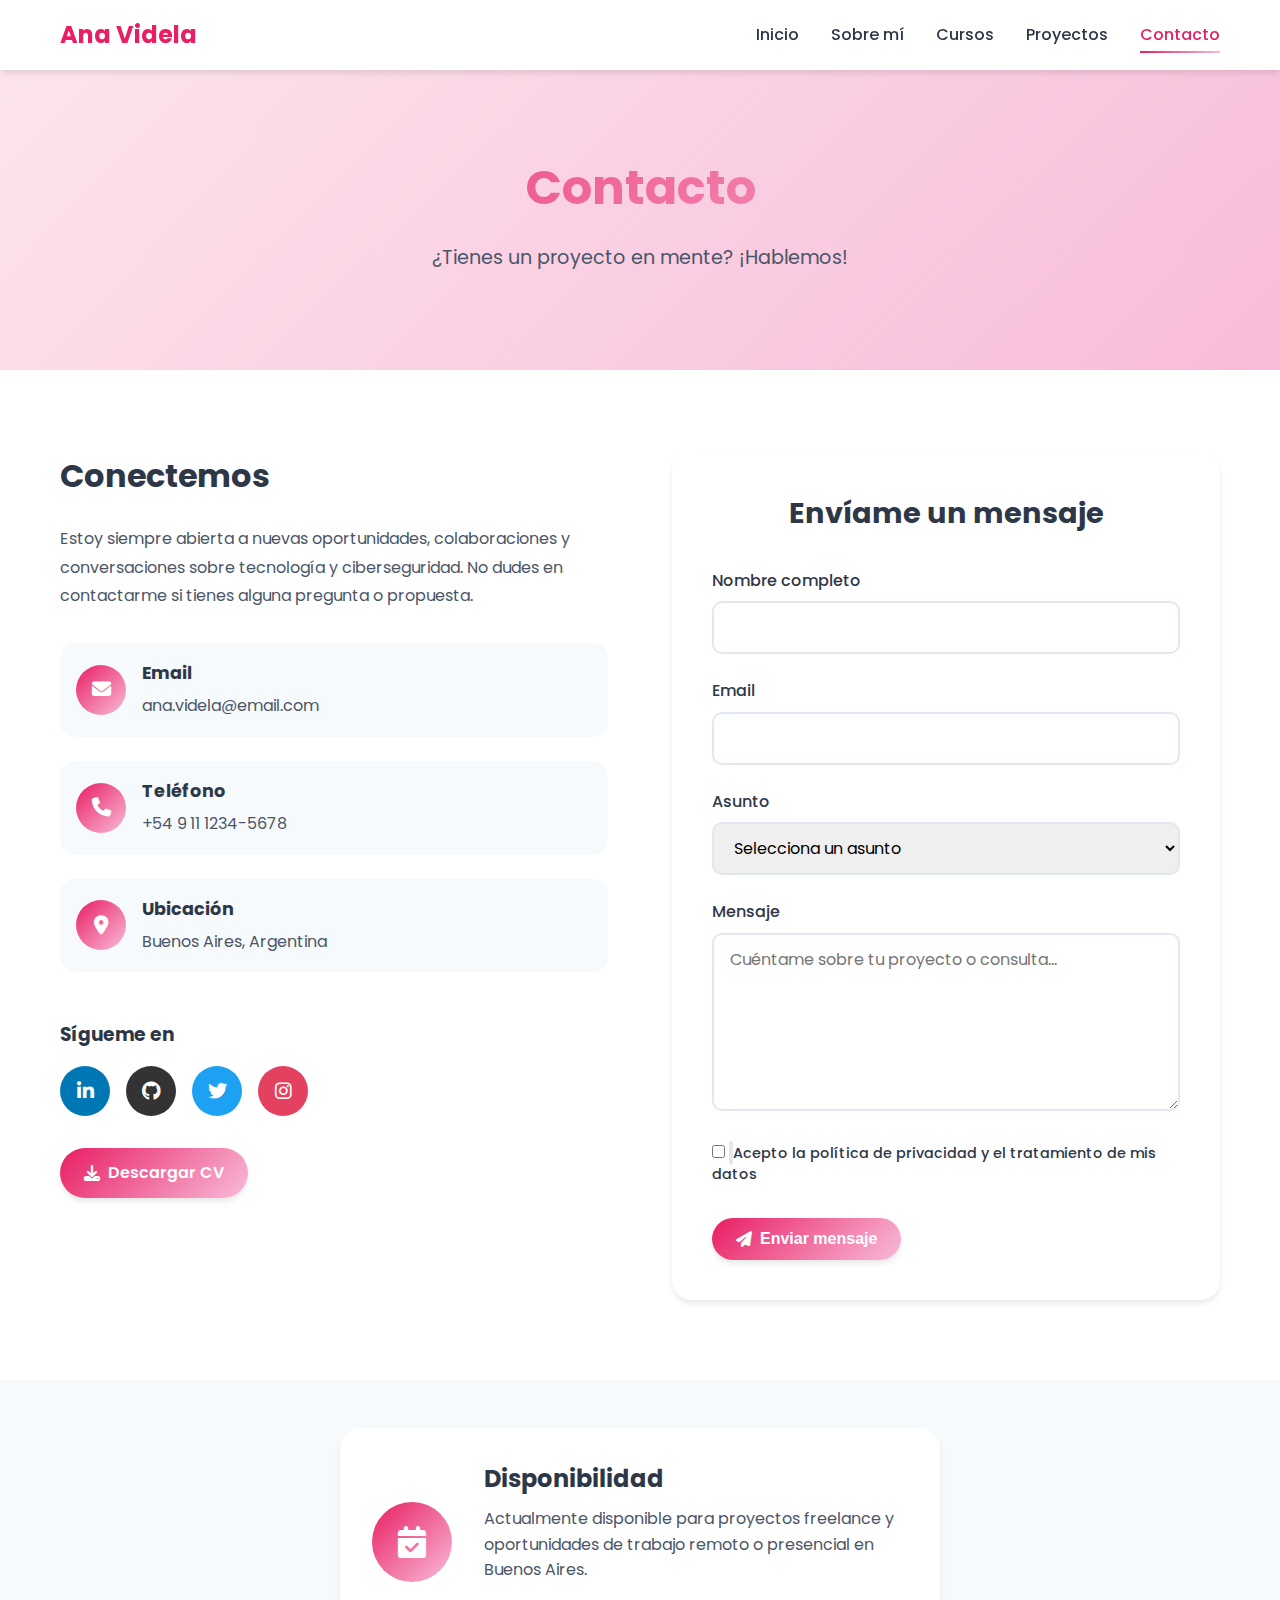
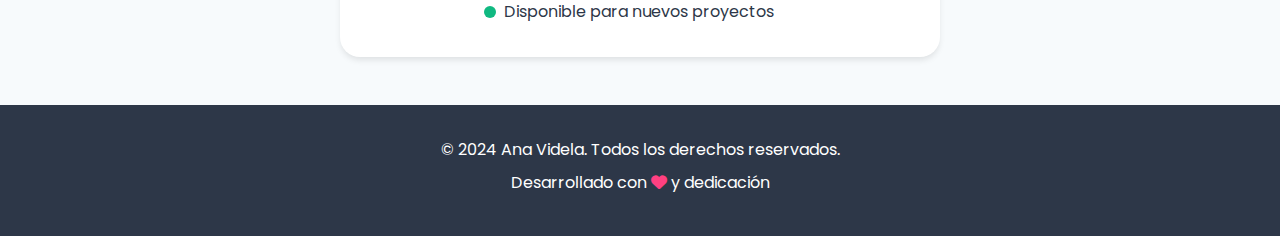
<file: contacto.html>
<!DOCTYPE html>
<html lang="es">
<head>
    <meta charset="UTF-8">
    <meta name="viewport" content="width=device-width, initial-scale=1.0">
    <title>Contacto - Ana Videla</title>
    <link rel="stylesheet" href="styles.css">
    <link rel="stylesheet" href="https://cdnjs.cloudflare.com/ajax/libs/font-awesome/6.4.0/css/all.min.css">
    <link href="https://fonts.googleapis.com/css2?family=Poppins:wght@300;400;500;600;700&display=swap" rel="stylesheet">
</head>
<body>
    <nav class="navbar">
        <div class="nav-container">
            <div class="nav-logo">
                <a href="index.html">Ana Videla</a>
            </div>
            <div class="nav-menu" id="nav-menu">
                <a href="index.html" class="nav-link">Inicio</a>
                <a href="about.html" class="nav-link">Sobre mí</a>
                <a href="cursos.html" class="nav-link">Cursos</a>
                <a href="proyectos.html" class="nav-link">Proyectos</a>
                <a href="contacto.html" class="nav-link active">Contacto</a>
            </div>
            <div class="nav-toggle" id="nav-toggle">
                <span class="bar"></span>
                <span class="bar"></span>
                <span class="bar"></span>
            </div>
        </div>
    </nav>

    <main class="main-content">
        <section class="contact-hero">
            <div class="container">
                <h1 class="page-title">Contacto</h1>
                <p class="page-subtitle">¿Tienes un proyecto en mente? ¡Hablemos!</p>
            </div>
        </section>

        <section class="contact-content">
            <div class="container">
                <div class="contact-grid">
                    <div class="contact-info">
                        <h2>Conectemos</h2>
                        <p>
                            Estoy siempre abierta a nuevas oportunidades, colaboraciones y conversaciones sobre tecnología y ciberseguridad. 
                            No dudes en contactarme si tienes alguna pregunta o propuesta.
                        </p>
                        
                        <div class="contact-methods">
                            <div class="contact-method">
                                <div class="method-icon">
                                    <i class="fas fa-envelope"></i>
                                </div>
                                <div class="method-info">
                                    <h4>Email</h4>
                                    <p>ana.videla@email.com</p>
                                </div>
                            </div>
                            
                            <div class="contact-method">
                                <div class="method-icon">
                                    <i class="fas fa-phone"></i>
                                </div>
                                <div class="method-info">
                                    <h4>Teléfono</h4>
                                    <p>+54 9 11 1234-5678</p>
                                </div>
                            </div>
                            
                            <div class="contact-method">
                                <div class="method-icon">
                                    <i class="fas fa-map-marker-alt"></i>
                                </div>
                                <div class="method-info">
                                    <h4>Ubicación</h4>
                                    <p>Buenos Aires, Argentina</p>
                                </div>
                            </div>
                        </div>

                        <div class="social-links">
                            <h3>Sígueme en</h3>
                            <div class="social-icons">
                                <a href="#" class="social-link linkedin" title="LinkedIn">
                                    <i class="fab fa-linkedin-in"></i>
                                </a>
                                <a href="#" class="social-link github" title="GitHub">
                                    <i class="fab fa-github"></i>
                                </a>
                                <a href="#" class="social-link twitter" title="Twitter">
                                    <i class="fab fa-twitter"></i>
                                </a>
                                <a href="#" class="social-link instagram" title="Instagram">
                                    <i class="fab fa-instagram"></i>
                                </a>
                            </div>
                        </div>

                        <div class="cv-download">
                            <a href="#" class="btn btn-primary" id="download-cv">
                                <i class="fas fa-download"></i>
                                Descargar CV
                            </a>
                        </div>
                    </div>

                    <div class="contact-form-container">
                        <form class="contact-form" id="contact-form">
                            <h2>Envíame un mensaje</h2>
                            
                            <div class="form-group">
                                <label for="name">Nombre completo</label>
                                <input type="text" id="name" name="name" required>
                            </div>
                            
                            <div class="form-group">
                                <label for="email">Email</label>
                                <input type="email" id="email" name="email" required>
                            </div>
                            
                            <div class="form-group">
                                <label for="subject">Asunto</label>
                                <select id="subject" name="subject" required>
                                    <option value="">Selecciona un asunto</option>
                                    <option value="trabajo">Oportunidad laboral</option>
                                    <option value="colaboracion">Colaboración</option>
                                    <option value="consulta">Consulta técnica</option>
                                    <option value="proyecto">Propuesta de proyecto</option>
                                    <option value="otro">Otro</option>
                                </select>
                            </div>
                            
                            <div class="form-group">
                                <label for="message">Mensaje</label>
                                <textarea id="message" name="message" rows="6" required placeholder="Cuéntame sobre tu proyecto o consulta..."></textarea>
                            </div>
                            
                            <div class="form-group checkbox-group">
                                <label class="checkbox-label">
                                    <input type="checkbox" id="privacy" name="privacy" required>
                                    <span class="checkmark"></span>
                                    Acepto la política de privacidad y el tratamiento de mis datos
                                </label>
                            </div>
                            
                            <button type="submit" class="btn btn-primary">
                                <i class="fas fa-paper-plane"></i>
                                Enviar mensaje
                            </button>
                        </form>
                    </div>
                </div>
            </div>
        </section>

        <section class="availability">
            <div class="container">
                <div class="availability-card">
                    <div class="availability-icon">
                        <i class="fas fa-calendar-check"></i>
                    </div>
                    <div class="availability-content">
                        <h3>Disponibilidad</h3>
                        <p>Actualmente disponible para proyectos freelance y oportunidades de trabajo remoto o presencial en Buenos Aires.</p>
                        <div class="availability-status">
                            <span class="status-indicator available"></span>
                            <span>Disponible para nuevos proyectos</span>
                        </div>
                    </div>
                </div>
            </div>
        </section>
    </main>

    <footer class="footer">
        <div class="container">
            <div class="footer-content">
                <p>&copy; 2024 Ana Videla. Todos los derechos reservados.</p>
                <p>Desarrollado con <i class="fas fa-heart"></i> y dedicación</p>
            </div>
        </div>
    </footer>

    <script src="script.js"></script>
</body>
</html>
</file>
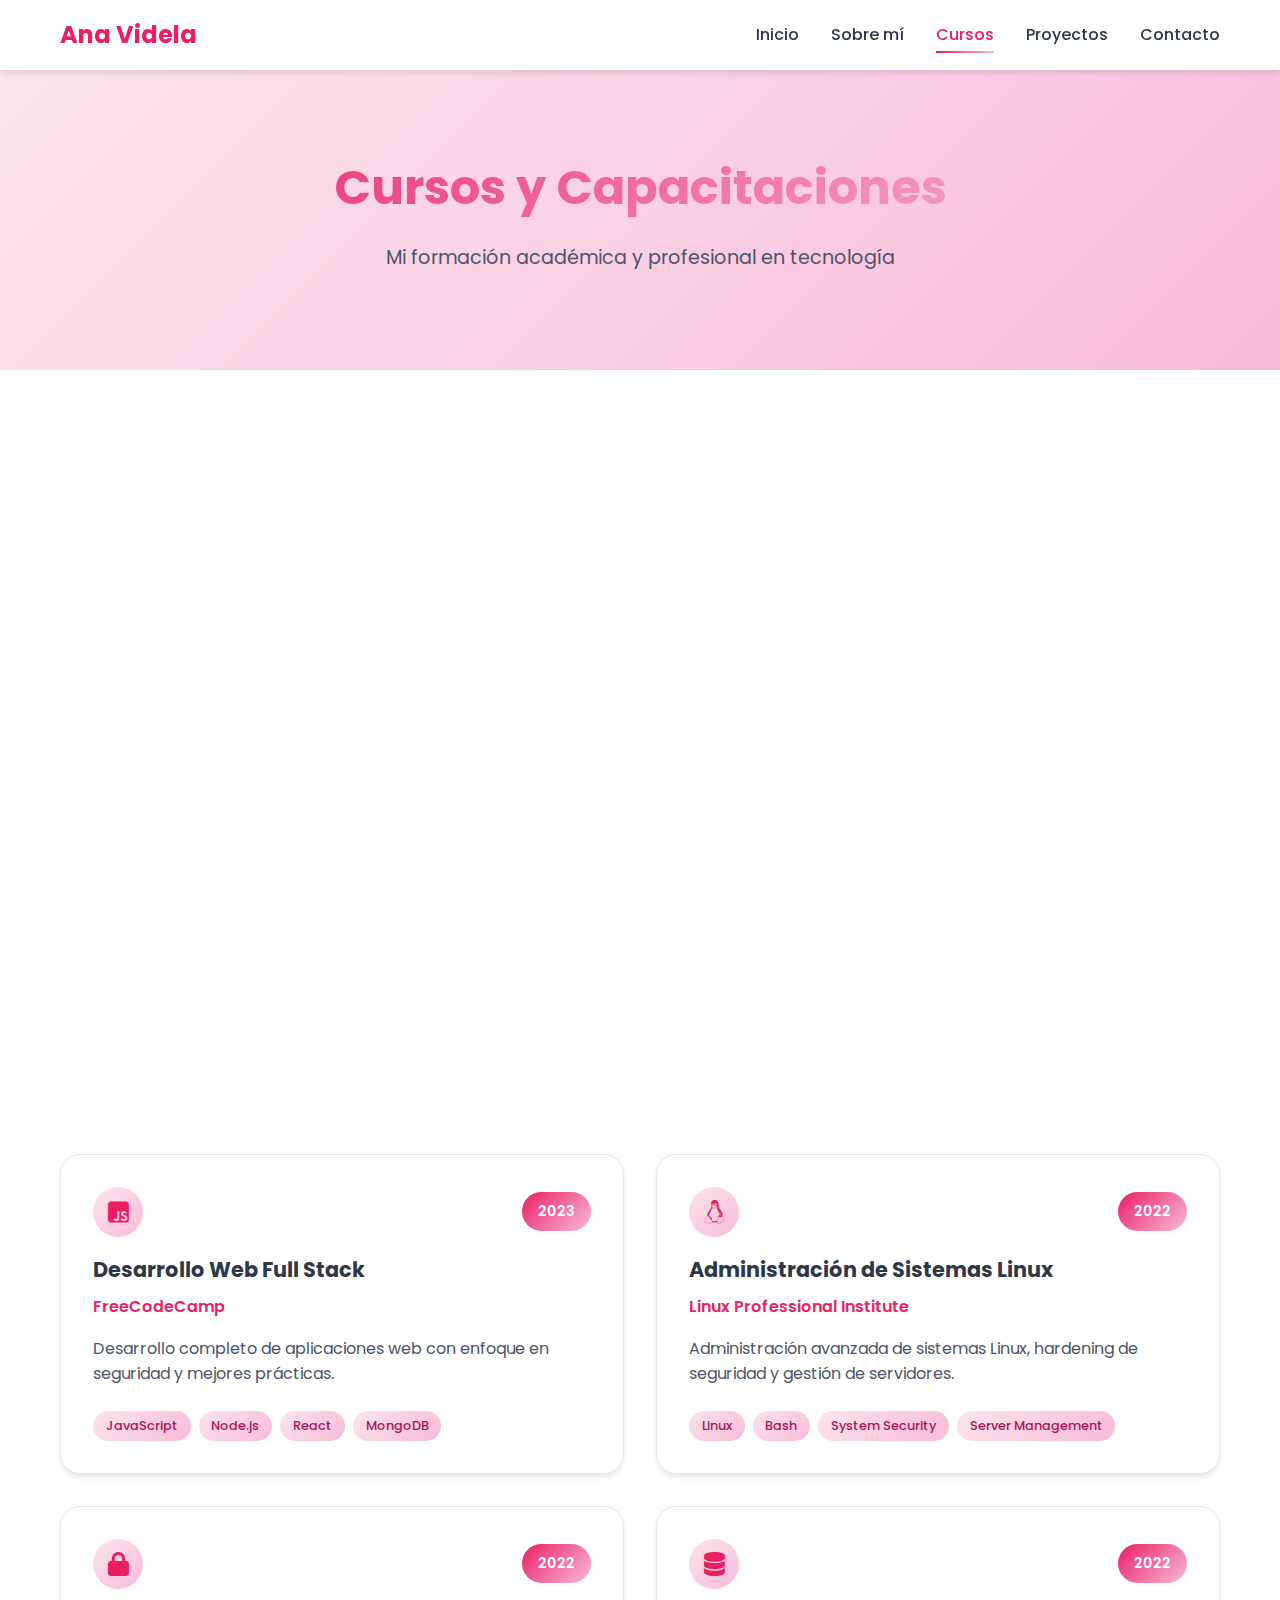
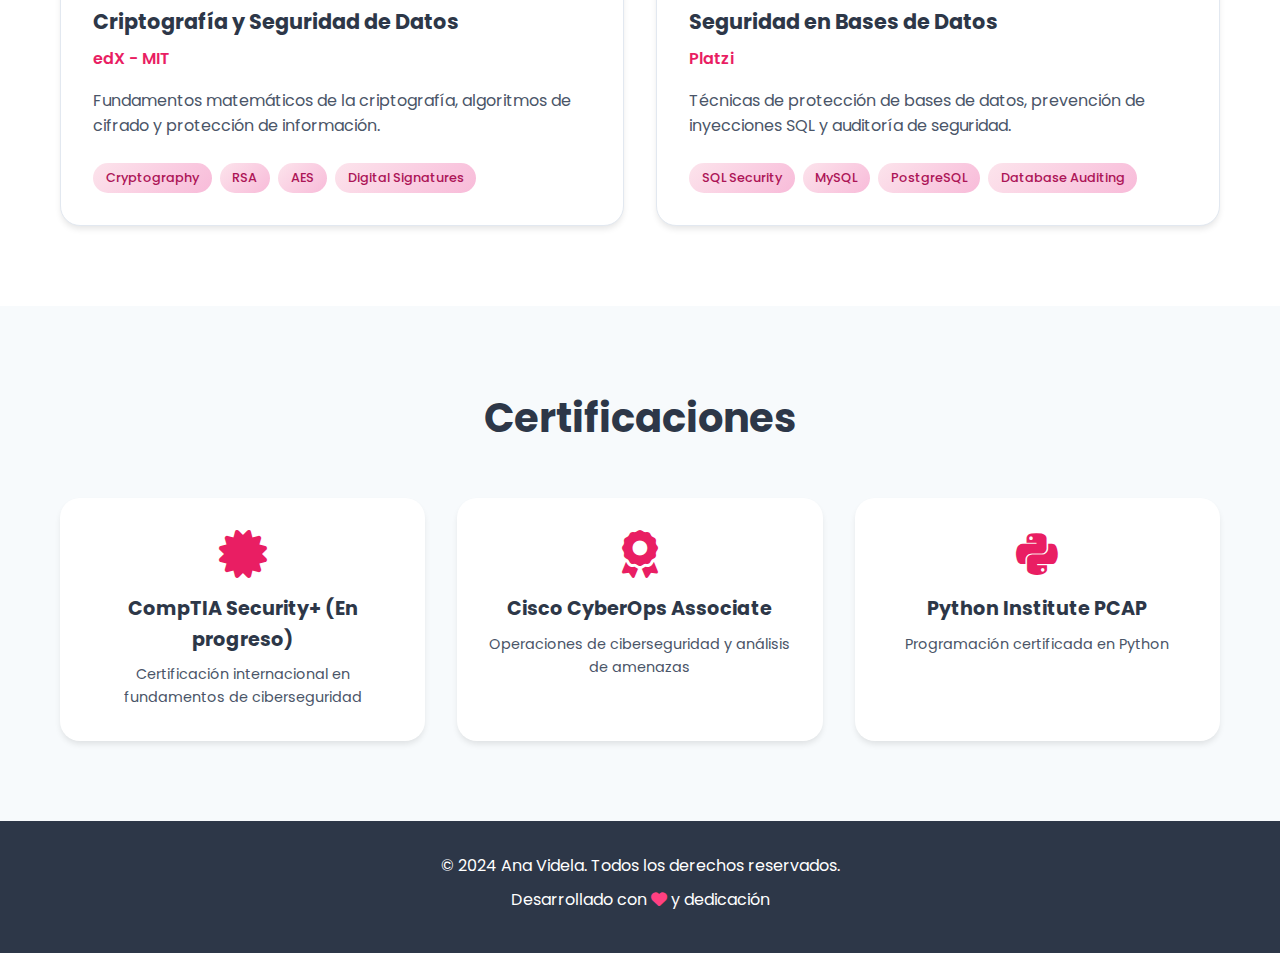
<file: cursos.html>
<!DOCTYPE html>
<html lang="es">
<head>
    <meta charset="UTF-8">
    <meta name="viewport" content="width=device-width, initial-scale=1.0">
    <title>Cursos y Capacitaciones - Ana Videla</title>
    <link rel="stylesheet" href="styles.css">
    <link rel="stylesheet" href="https://cdnjs.cloudflare.com/ajax/libs/font-awesome/6.4.0/css/all.min.css">
    <link href="https://fonts.googleapis.com/css2?family=Poppins:wght@300;400;500;600;700&display=swap" rel="stylesheet">
</head>
<body>
    <nav class="navbar">
        <div class="nav-container">
            <div class="nav-logo">
                <a href="index.html">Ana Videla</a>
            </div>
            <div class="nav-menu" id="nav-menu">
                <a href="index.html" class="nav-link">Inicio</a>
                <a href="about.html" class="nav-link">Sobre mí</a>
                <a href="cursos.html" class="nav-link active">Cursos</a>
                <a href="proyectos.html" class="nav-link">Proyectos</a>
                <a href="contacto.html" class="nav-link">Contacto</a>
            </div>
            <div class="nav-toggle" id="nav-toggle">
                <span class="bar"></span>
                <span class="bar"></span>
                <span class="bar"></span>
            </div>
        </div>
    </nav>

    <main class="main-content">
        <section class="courses-hero">
            <div class="container">
                <h1 class="page-title">Cursos y Capacitaciones</h1>
                <p class="page-subtitle">Mi formación académica y profesional en tecnología</p>
            </div>
        </section>

        <section class="courses-content">
            <div class="container">
                <div class="courses-grid">
                    <div class="course-card">
                        <div class="course-header">
                            <div class="course-icon">
                                <i class="fas fa-graduation-cap"></i>
                            </div>
                            <div class="course-year">2024</div>
                        </div>
                        <h3>Tecnicatura Universitaria en Programación</h3>
                        <p class="course-institution">Universidad Tecnológica Nacional</p>
                        <p class="course-description">
                            Formación integral en desarrollo de software, algoritmos, estructuras de datos y metodologías de programación.
                        </p>
                        <div class="course-technologies">
                            <span class="tech-tag">Python</span>
                            <span class="tech-tag">Java</span>
                            <span class="tech-tag">SQL</span>
                            <span class="tech-tag">Git</span>
                        </div>
                    </div>

                    <div class="course-card">
                        <div class="course-header">
                            <div class="course-icon">
                                <i class="fas fa-shield-alt"></i>
                            </div>
                            <div class="course-year">2024</div>
                        </div>
                        <h3>Fundamentos de Ciberseguridad</h3>
                        <p class="course-institution">Cisco Networking Academy</p>
                        <p class="course-description">
                            Conceptos fundamentales de seguridad informática, amenazas, vulnerabilidades y medidas de protección.
                        </p>
                        <div class="course-technologies">
                            <span class="tech-tag">Network Security</span>
                            <span class="tech-tag">Ethical Hacking</span>
                            <span class="tech-tag">Risk Assessment</span>
                        </div>
                    </div>

                    <div class="course-card">
                        <div class="course-header">
                            <div class="course-icon">
                                <i class="fab fa-python"></i>
                            </div>
                            <div class="course-year">2023</div>
                        </div>
                        <h3>Python para Ciberseguridad</h3>
                        <p class="course-institution">Coursera - Universidad de Michigan</p>
                        <p class="course-description">
                            Desarrollo de herramientas de seguridad usando Python, automatización de tareas de pentesting y análisis forense.
                        </p>
                        <div class="course-technologies">
                            <span class="tech-tag">Python</span>
                            <span class="tech-tag">Scapy</span>
                            <span class="tech-tag">Nmap</span>
                            <span class="tech-tag">Automation</span>
                        </div>
                    </div>

                    <div class="course-card">
                        <div class="course-header">
                            <div class="course-icon">
                                <i class="fas fa-network-wired"></i>
                            </div>
                            <div class="course-year">2023</div>
                        </div>
                        <h3>Análisis de Tráfico de Red con Wireshark</h3>
                        <p class="course-institution">Udemy</p>
                        <p class="course-description">
                            Técnicas avanzadas de análisis de protocolos de red, detección de intrusiones y forense digital.
                        </p>
                        <div class="course-technologies">
                            <span class="tech-tag">Wireshark</span>
                            <span class="tech-tag">TCP/IP</span>
                            <span class="tech-tag">Network Analysis</span>
                        </div>
                    </div>

                    <div class="course-card">
                        <div class="course-header">
                            <div class="course-icon">
                                <i class="fab fa-js-square"></i>
                            </div>
                            <div class="course-year">2023</div>
                        </div>
                        <h3>Desarrollo Web Full Stack</h3>
                        <p class="course-institution">FreeCodeCamp</p>
                        <p class="course-description">
                            Desarrollo completo de aplicaciones web con enfoque en seguridad y mejores prácticas.
                        </p>
                        <div class="course-technologies">
                            <span class="tech-tag">JavaScript</span>
                            <span class="tech-tag">Node.js</span>
                            <span class="tech-tag">React</span>
                            <span class="tech-tag">MongoDB</span>
                        </div>
                    </div>

                    <div class="course-card">
                        <div class="course-header">
                            <div class="course-icon">
                                <i class="fab fa-linux"></i>
                            </div>
                            <div class="course-year">2022</div>
                        </div>
                        <h3>Administración de Sistemas Linux</h3>
                        <p class="course-institution">Linux Professional Institute</p>
                        <p class="course-description">
                            Administración avanzada de sistemas Linux, hardening de seguridad y gestión de servidores.
                        </p>
                        <div class="course-technologies">
                            <span class="tech-tag">Linux</span>
                            <span class="tech-tag">Bash</span>
                            <span class="tech-tag">System Security</span>
                            <span class="tech-tag">Server Management</span>
                        </div>
                    </div>

                    <div class="course-card">
                        <div class="course-header">
                            <div class="course-icon">
                                <i class="fas fa-lock"></i>
                            </div>
                            <div class="course-year">2022</div>
                        </div>
                        <h3>Criptografía y Seguridad de Datos</h3>
                        <p class="course-institution">edX - MIT</p>
                        <p class="course-description">
                            Fundamentos matemáticos de la criptografía, algoritmos de cifrado y protección de información.
                        </p>
                        <div class="course-technologies">
                            <span class="tech-tag">Cryptography</span>
                            <span class="tech-tag">RSA</span>
                            <span class="tech-tag">AES</span>
                            <span class="tech-tag">Digital Signatures</span>
                        </div>
                    </div>

                    <div class="course-card">
                        <div class="course-header">
                            <div class="course-icon">
                                <i class="fas fa-database"></i>
                            </div>
                            <div class="course-year">2022</div>
                        </div>
                        <h3>Seguridad en Bases de Datos</h3>
                        <p class="course-institution">Platzi</p>
                        <p class="course-description">
                            Técnicas de protección de bases de datos, prevención de inyecciones SQL y auditoría de seguridad.
                        </p>
                        <div class="course-technologies">
                            <span class="tech-tag">SQL Security</span>
                            <span class="tech-tag">MySQL</span>
                            <span class="tech-tag">PostgreSQL</span>
                            <span class="tech-tag">Database Auditing</span>
                        </div>
                    </div>
                </div>
            </div>
        </section>

        <section class="certifications">
            <div class="container">
                <h2 class="section-title">Certificaciones</h2>
                <div class="cert-grid">
                    <div class="cert-item">
                        <i class="fas fa-certificate"></i>
                        <h4>CompTIA Security+ (En progreso)</h4>
                        <p>Certificación internacional en fundamentos de ciberseguridad</p>
                    </div>
                    <div class="cert-item">
                        <i class="fas fa-award"></i>
                        <h4>Cisco CyberOps Associate</h4>
                        <p>Operaciones de ciberseguridad y análisis de amenazas</p>
                    </div>
                    <div class="cert-item">
                        <i class="fab fa-python"></i>
                        <h4>Python Institute PCAP</h4>
                        <p>Programación certificada en Python</p>
                    </div>
                </div>
            </div>
        </section>
    </main>

    <footer class="footer">
        <div class="container">
            <div class="footer-content">
                <p>&copy; 2024 Ana Videla. Todos los derechos reservados.</p>
                <p>Desarrollado con <i class="fas fa-heart"></i> y dedicación</p>
            </div>
        </div>
    </footer>

    <script src="script.js"></script>
</body>
</html>
</file>
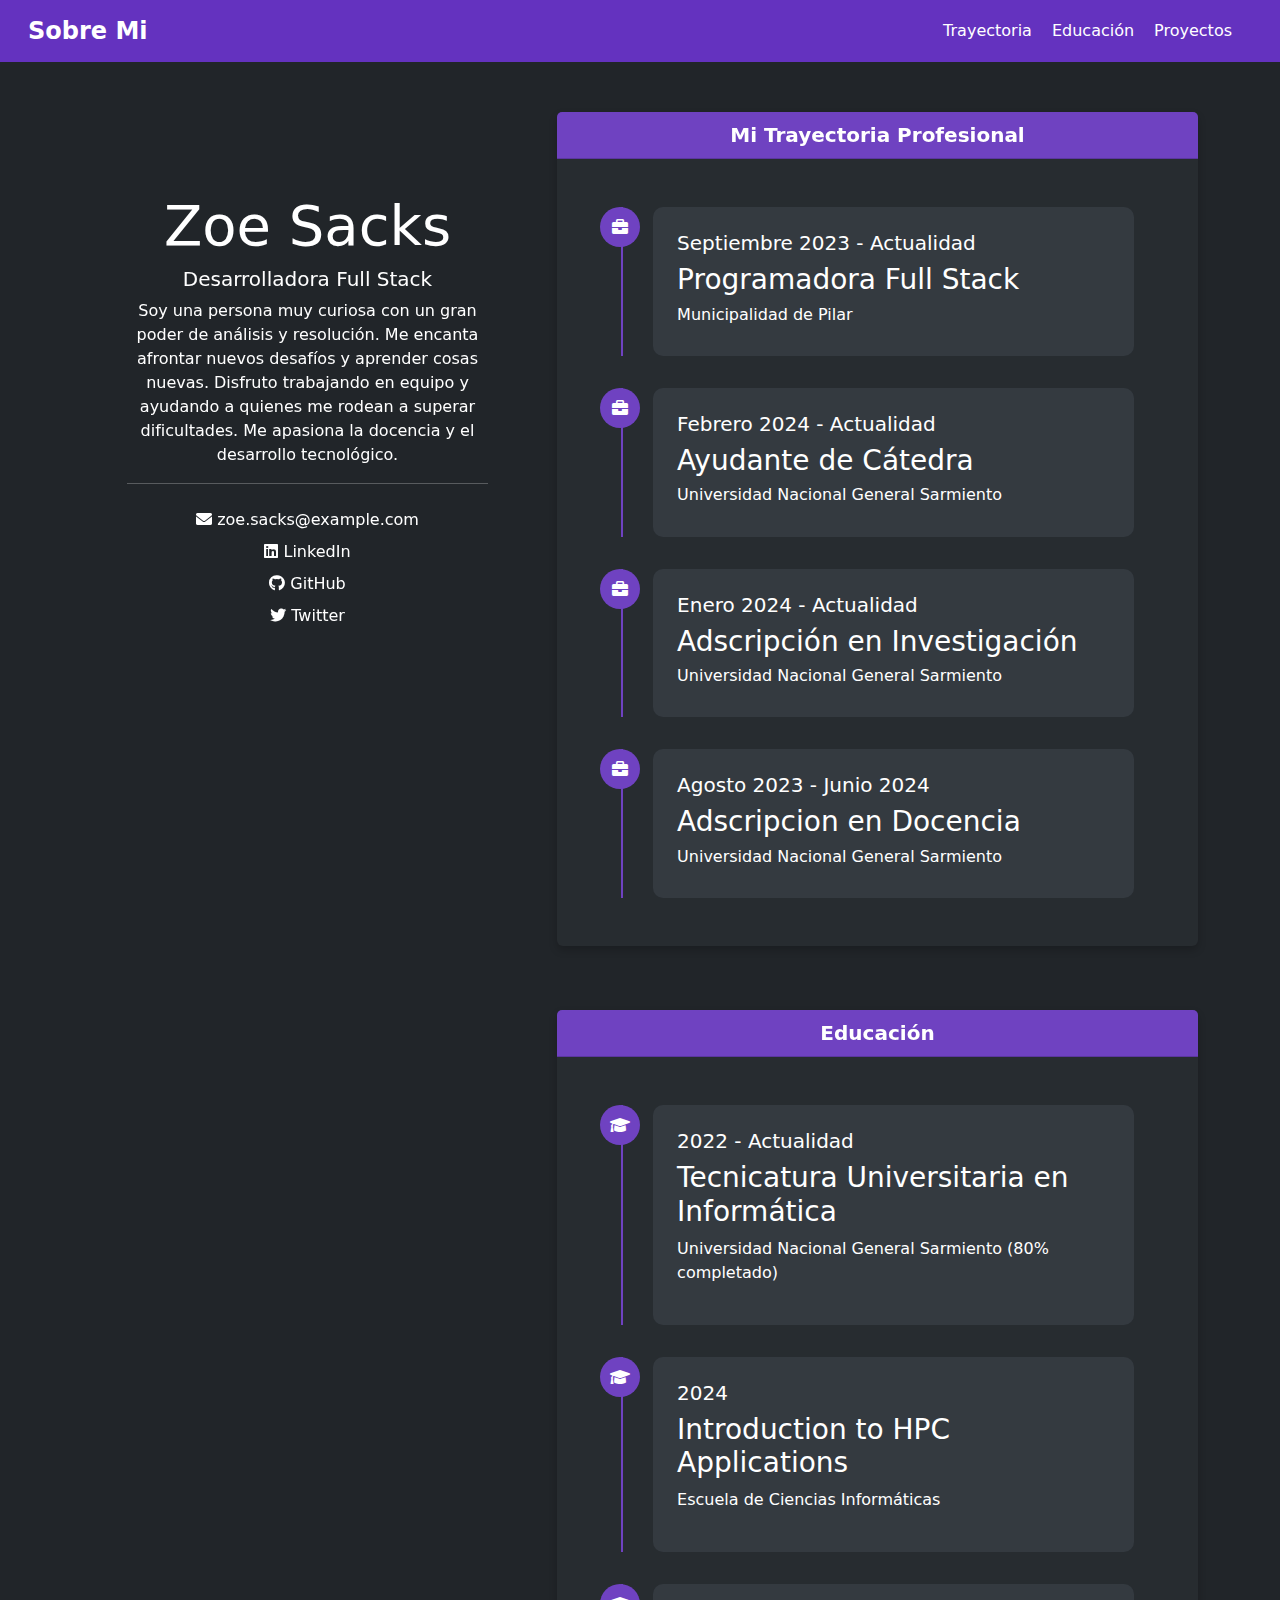
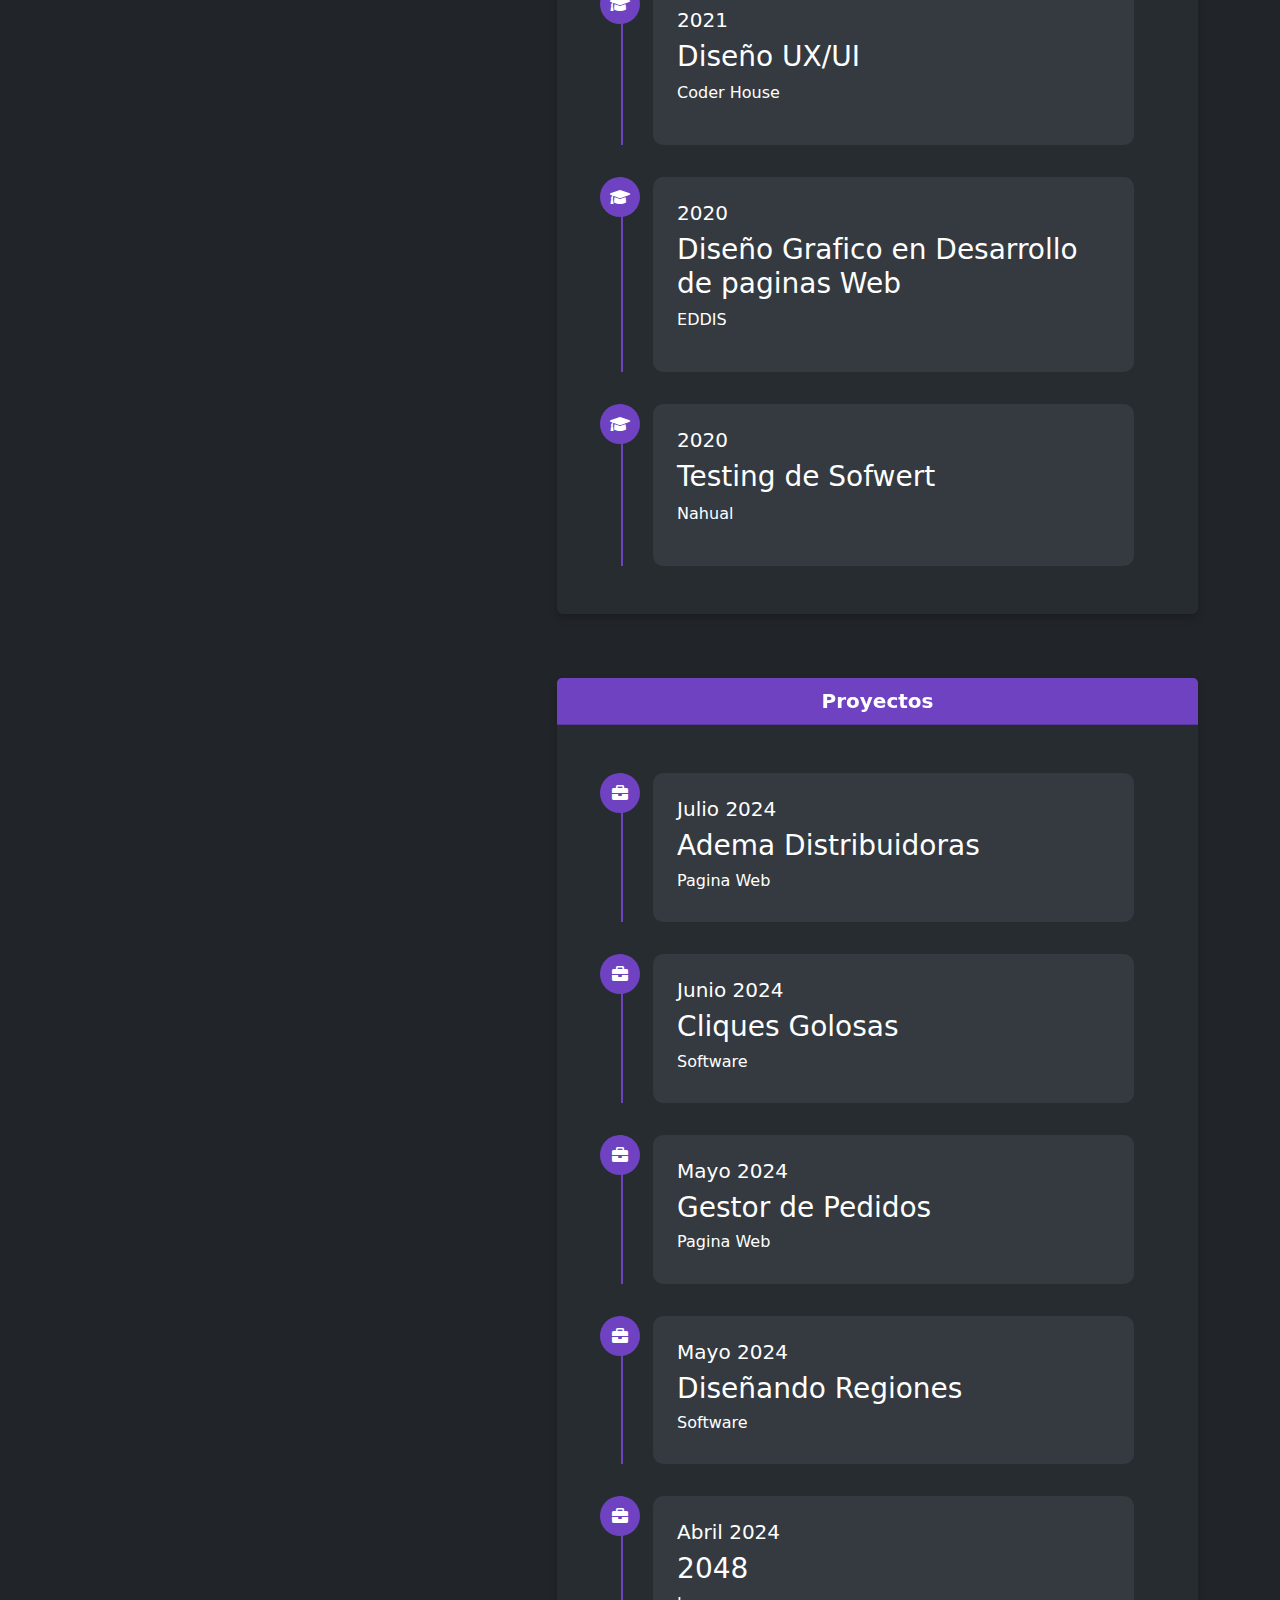
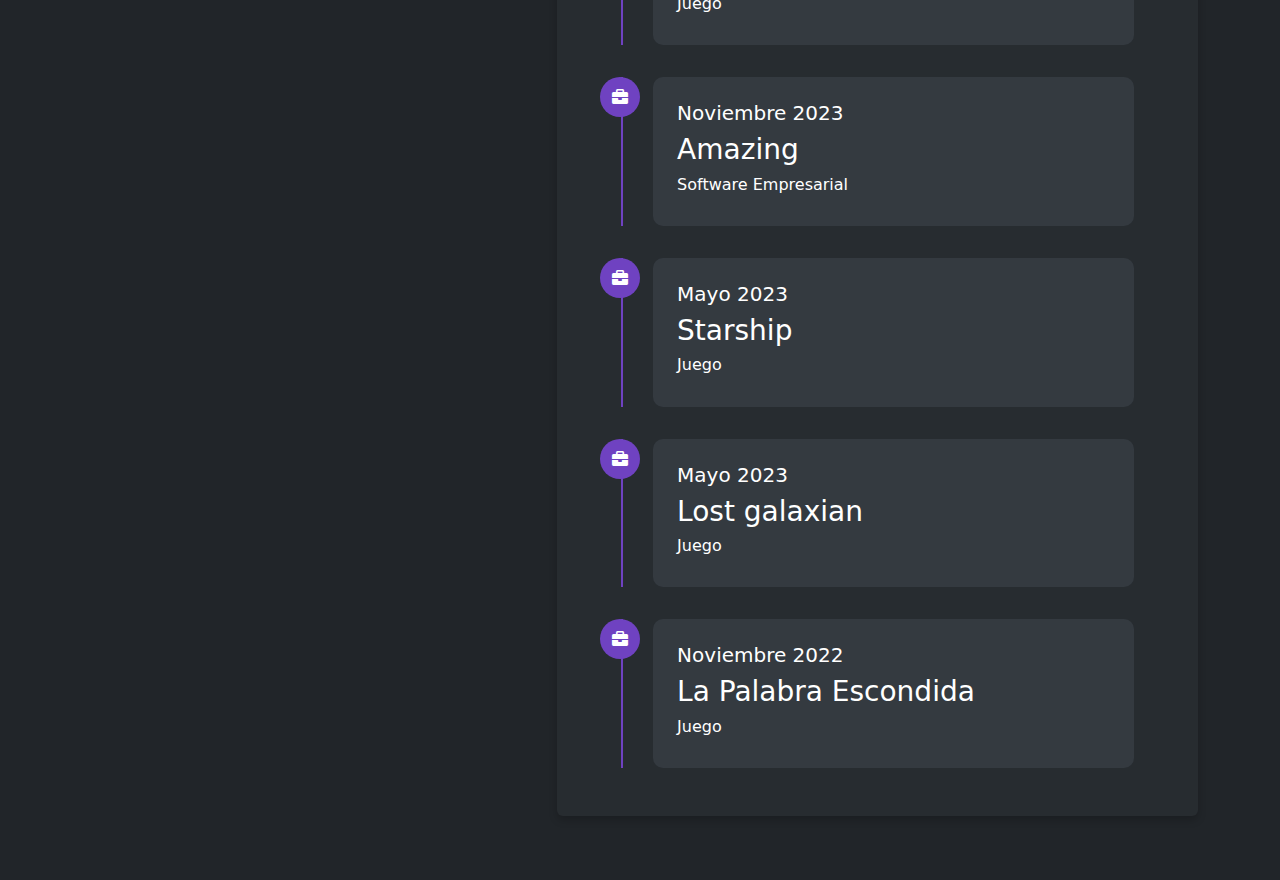
<file: portfolio.html>
<!DOCTYPE html>
<html lang="es">
<head>
    <meta charset="UTF-8">
    <meta name="viewport" content="width=device-width, initial-scale=1.0">
    <link href="https://cdn.jsdelivr.net/npm/bootstrap@5.3.0-alpha1/dist/css/bootstrap.min.css" rel="stylesheet">
    <link rel="stylesheet" href="https://cdnjs.cloudflare.com/ajax/libs/font-awesome/6.0.0-beta3/css/all.min.css">
    <title>Portfolio Personal - Zoe Sacks</title>
    <link rel="stylesheet" href="https://cdnjs.cloudflare.com/ajax/libs/animate.css/4.1.1/animate.min.css" />
    <script src="https://cdn.jsdelivr.net/npm/bootstrap@5.3.0-alpha1/dist/js/bootstrap.bundle.min.js"></script>
    <script>
        // Función para mover la sección de contacto al final en pantallas pequeñas
        function moveContactInfo() {
            const contactInfo = document.getElementById('contact-info');
            const proyectosSection = document.getElementById('proyectos');

            if (window.innerWidth <= 768) {
                // Si estamos en una pantalla de tamaño móvil, movemos el contacto debajo de "proyectos"
                proyectosSection.insertAdjacentElement('afterend', contactInfo);
            } else {
                // Si volvemos a una pantalla más grande, regresamos el contacto a su lugar original
                const sidebar = document.getElementById('sidebar');
                sidebar.appendChild(contactInfo);
            }
        }

        // Función para mover el header al principio en pantallas pequeñas
        function moveHeader() {
            const header = document.getElementById('intro-header');
            const container = document.querySelector('.container');

            if (window.innerWidth <= 768) {
                // Si estamos en una pantalla de tamaño móvil, movemos el header al inicio
                container.insertAdjacentElement('afterbegin', header);
            } else {
                // Si volvemos a una pantalla más grande, regresamos el header a su lugar original en el sidebar
                const sidebar = document.getElementById('sidebar');
                sidebar.insertAdjacentElement('afterbegin', header);
            }
        }

        // Ejecutar las funciones cuando se cargue la página y cuando se redimensione la pantalla
        window.addEventListener('load', () => {
            moveContactInfo();
            moveHeader();
        });
        window.addEventListener('resize', () => {
            moveContactInfo();
            moveHeader();
        });
    </script>
    <style>
        .timeline {
            position: relative;
            padding: 0rem 0;
        }
        .timeline-item {
            position: relative;
            margin: 2rem 0;
        }
        .timeline-item::before {
            content: '';
            position: absolute;
            left: 0;
            top: 0;
            height: 100%;
            border-left: 2px solid #6f42c1;
        }
        .timeline-item .content {
            position: relative;
            padding: 1.5rem;
            background: #343a40;
            border-radius: 10px;
            color: white;
            margin-left: 2rem;
        }
        .timeline-item .icon {
            position: absolute;
            top: 0;
            left: -1.3rem;
            background: #6f42c1;
            border-radius: 50%;
            width: 2.5rem;
            height: 2.5rem;
            display: flex;
            justify-content: center;
            align-items: center;
            color: white;
        }
        .text-container {
            max-height: 0;
            overflow: hidden;
            transition: max-height 0.5s ease;
        }
        .timeline-item:hover .text-container {
            max-height: none; /* Ajusta la altura automáticamente */
        }
        body {
            background-color: #212529;
            color: white;
        }
        .carousel-item img {
            width: 100%;
            height: auto;
            object-fit: cover;
        }
        .card-custom {
            background-color: #272c30;
            border: none;
            box-shadow: 0px 0.25rem 0.5rem rgba(0, 0, 0, 0.2);
            margin: 10% 0; /* margen superior e inferior */

        }
        .card-header-custom {
            background-color: #6f42c1;
            color: white;
            font-size: 1.25rem;
            font-weight: bold;
        }
        .card-body-custom {
            color: white;
            padding-left: 10%;
            padding-right: 10%;
        }
        .btn-custom {
            background-color: #7b00ff;
            color: white;
            margin-top: 1rem;
        }
        .btn-custom:hover {
            background-color: #5404ab;
        }
        .carousel-caption {
            bottom: 1rem;
            background: rgba(0, 0, 0, 0.5);
            padding: 0.5rem;
            border-radius: 5px;
        }
        .carousel-caption p {
            margin: 0;
        }
        .date-text {
            color: #b277f0;
        }
        .rounded-border {
            border: 2px solid #7b00ff;
            border-radius: 10px;
            background-color: rgba(89, 0, 255, 0.2);
            display: inline-block;
            padding: 1rem;
            margin-bottom: 1rem;
        }
        .small-text {
            font-size: 0.875rem;
            color: #d7b5fa;
            margin: 0;
        }
        #sidebar {
            position: sticky;
            top: 15vh;
            height: fit-content;
        }
    
        @media (max-width: 768px) {
            #sidebar {
                position: static; /* Desactiva el comportamiento sticky en pantallas pequeñas */
                margin-top: 0;
            }   
            
            .contact-info {
                order: 1; /* Mueve la sección de contacto al final en pantallas pequeñas */
            }          
        }
        .navbar {
            background-color: #5404ab;
            padding: 0.5rem 1rem;
            position: fixed;
            top: 0;
            width: 100%;
            z-index: 1000; /* Mantener por encima de otros elementos */
        }
    
        .navbar-brand {
            font-size: 1.5rem;
            font-weight: bold;
            color: white;
        }
    
        .navbar-nav {
            list-style-type: none;
            margin: 0;
            padding: 0;
            display: flex;
            flex-direction: row;
        }
    
        .nav-item {
            margin-right: 1.25rem;
        }
    
        .nav-link {
            color: white;
            text-decoration: none;
            font-size: 1rem;
            transition: color 0.3s ease;
        }
    
        .nav-link:hover {
            color: #8e64db;
        }
        .image-container {
            top: 100%; /* Ubicar debajo del contenido */
            left: 0;
            width: 100%; /* Hacer que el contenedor de la imagen ocupe el 100% del ancho del contenedor padre */
            margin-top: 10px;
        }

        .image-container img {
            width: 100%; /* Ajustar el ancho de la imagen al contenedor */
            height: auto; /* Mantener la proporción de la imagen */
            display: block; /* Asegura que no haya espacio extra debajo de la imagen */
        }

        @media (max-width: 768px) {
            .navbar-brand {
                font-size: 1.25rem; /* Ajusta el tamaño del texto para móviles */
            }
            .nav-link {
                font-size: 0.875rem; /* Ajusta el tamaño de los enlaces de navegación para móviles */
            }
        }
    </style>
    
</head>
<body class="bg-dark text-white">
     <!-- Barra de navegación -->
     <nav class="navbar" style="background-color: #6432bf;">
        <div class="container-fluid">
            <a class="navbar-brand text-white" href="#">Sobre Mi</a>
            <ul class="navbar-nav d-flex flex-row ms-auto">
                <li class="nav-item">
                    <a class="nav-link text-white" href="#trayectoria">Trayectoria</a>
                </li>
                <li class="nav-item">
                    <a class="nav-link text-white" href="#educacion">Educación</a>
                </li>
                <li class="nav-item">
                    <a class="nav-link text-white" href="#proyectos">Proyectos</a>
                </li>
            </ul>
        </div>
    </nav>
    
    <div class="container mt-5">
        <div class="row">
            <div class="col-12 col-md-5" id="sidebar" style="padding: 5%;">
                <header class="text-center">
                    <h1 class="display-4">Zoe Sacks</h1>
                    <h2 class="lead">Desarrolladora Full Stack</h2>
                    <p>Soy una persona muy curiosa con un gran poder de análisis y resolución. Me encanta afrontar nuevos desafíos y aprender cosas nuevas. Disfruto trabajando en equipo y ayudando a quienes me rodean a superar dificultades. Me apasiona la docencia y el desarrollo tecnológico.</p>
                </header>
                <hr>
                <!-- Sección de Contacto con el identificador agregado -->
                <div class="contact-info text-center mt-4" id="contact-info">
                    <ul class="list-unstyled">
                        <li class="mb-2">
                            <a href="mailto:zoe.sacks@example.com" class="text-white text-decoration-none">
                                <i class="fas fa-envelope"></i> zoe.sacks@example.com
                            </a>
                        </li>
                        <li class="mb-2">
                            <a href="https://linkedin.com/in/zoe-sacks" target="_blank" class="text-white text-decoration-none">
                                <i class="fab fa-linkedin"></i> LinkedIn
                            </a>
                        </li>
                        <li class="mb-2">
                            <a href="https://github.com/zoe-sacks" target="_blank" class="text-white text-decoration-none">
                                <i class="fab fa-github"></i> GitHub
                            </a>
                        </li>
                        <li class="mb-2">
                            <a href="https://twitter.com/zoe-sacks" target="_blank" class="text-white text-decoration-none">
                                <i class="fab fa-twitter"></i> Twitter
                            </a>
                        </li>
                    </ul>
                </div>
            </div>
            

            <div class="col-12 col-md-7">
                <!-- Card para trayectoria profesional -->
                <div class="card card-custom" id="trayectoria">
                    <div class="card-header card-header-custom text-center">
                        Mi Trayectoria Profesional
                    </div>
                    <div class="card-body card-body-custom">
                        <div class="timeline">
                            <div class="timeline-item">
                                <div class="icon">
                                    <i class="fas fa-briefcase"></i>
                                </div>
                                <div class="content">
                                    <h5>Septiembre 2023 - Actualidad</h5>
                                    <h3>Programadora Full Stack</h3>
                                    <h6>Municipalidad de Pilar</h6>
                                    <div class="text-container">
                                        <div style="display: flex; flex-wrap: wrap; align-items: center; gap: 10px; margin-top: 5px;">
                                            <div class="rounded-border" style="display: flex; align-items: center; padding: 5px;">
                                                <i class="fab fa-python" style="color: #8CC84B; margin-right: 0px;"></i>
                                            </div>
                                            <div class="rounded-border" style="display: flex; align-items: center; padding: 5px;">
                                                <span class="small-text">DJango</span>
                                            </div>
                                            <div class="rounded-border" style="display: flex; align-items: center; padding: 5px;">
                                                <span class="small-text">Django REST framework</span>
                                            </div>
                                            <div class="rounded-border" style="display: flex; align-items: center; padding: 5px;">
                                                <span class="small-text">Pandas</span>
                                            </div>
                                            <div class="rounded-border" style="display: flex; align-items: center; padding: 5px;">
                                                <span class="small-text">ReportLab</span>
                                            </div>
                                        </div>
                                        <p>En este puesto me encargué del desarrollo de una plataforma web que facilita la reportaría y automatiza procesos administrativos en el área contable. Utilicé herramientas para la obtención, análisis y limpieza de datos, facilitando su integración en la plataforma web.</p>
                                    </div>
                                </div>
                            </div>
                        
                            <div class="timeline-item">
                                <div class="icon">
                                    <i class="fas fa-briefcase"></i>
                                </div>
                                <div class="content">
                                    <h5>Febrero 2024 - Actualidad</h5>
                                    <h3>Ayudante de Cátedra</h3>
                                    <h6>Universidad Nacional General Sarmiento</h6>
                                    <div class="text-container">
                                        <p>Mis responsabilidades incluyen planificar y dictar clases, corregir parciales y trabajos prácticos. Me apasiona compartir conocimientos y contribuir al desarrollo académico de los estudiantes.</p>
                                    </div>
                                </div>
                            </div>
        
                            <div class="timeline-item">
                                <div class="icon">
                                    <i class="fas fa-briefcase"></i>
                                </div>
                                <div class="content">
                                    <h5>Enero 2024 - Actualidad</h5>
                                    <h3>Adscripción en Investigación</h3>
                                    <h6>Universidad Nacional General Sarmiento</h6>
                                    <div class="text-container">
                                        <div style="display: flex; flex-wrap: wrap; align-items: center; gap: 10px; margin-top: 5px;">
                                            <div class="rounded-border" style="display: flex; align-items: center; padding: 5px;">
                                                <span class="small-text">Slurm</span>
                                            </div>
                                            <div class="rounded-border" style="display: flex; align-items: center; padding: 5px;">
                                                <span class="small-text">OpenMP</span>
                                            </div>
                                            <div class="rounded-border" style="display: flex; align-items: center; padding: 5px;">
                                                <span class="small-text">MPI</span>
                                            </div>
                                        </div>
                                        <p>Participo en un proyecto de investigación enfocado en Metaheurísticas, aplicando técnicas avanzadas para resolver problemas de optimización mediante programación en paralelo.</p>
                                    </div>
                                </div>
                            </div>
                        
                            <div class="timeline-item">
                                <div class="icon">
                                    <i class="fas fa-briefcase"></i>
                                </div>
                                <div class="content">
                                    <h5>Agosto 2023 - Junio 2024</h5>
                                    <h3>Adscripcion en Docencia</h3>
                                    <h6>Universidad Nacional General Sarmiento</h6>
                                    <div class="text-container">
                                        <p>Participé como adscripta en la materia Organización del Computador, donde ayudé a los estudiantes y colaboré con los profesores titulares en la enseñanza de los contenidos.</p>
                                    </div>
                                </div>
                            </div>
                    
                        </div>
                    </div>
                </div>

                <!-- Card para estudios -->
                <div class="card card-custom" id="educacion">
                    <div class="card-header card-header-custom text-center">
                        Educación
                    </div>
                    <div class="card-body card-body-custom">
                        <div class="timeline">
                            <div class="timeline-item">
                                <div class="icon">
                                    <i class="fas fa-graduation-cap"></i>
                                </div>
                                <div class="content">
                                    <h5>2022 - Actualidad</h5>
                                    <h3>Tecnicatura Universitaria en Informática</h3>
                                    <p>Universidad Nacional General Sarmiento (80% completado)</p>
                                </div>
                            </div>

                            <div class="timeline-item">
                                <div class="icon">
                                    <i class="fas fa-graduation-cap"></i>
                                </div>
                                <div class="content">
                                    <h5>2024</h5>
                                    <h3>Introduction to HPC Applications</h3>
                                    <p>Escuela de Ciencias Informáticas</p>
                                    <div class="text-container">
                                        <div class="image-container">
                                            <img src="imagenes/image.png" alt="Descripción de la imagen">
                                        </div>
                                    </div>
                                </div>
                            </div>
        
                            <div class="timeline-item">
                                <div class="icon">
                                    <i class="fas fa-graduation-cap"></i>
                                </div>
                                <div class="content">
                                    <h5>2021</h5>
                                    <h3>Diseño UX/UI</h3>
                                    <p>Coder House</p>
                                    <div class="text-container">
                                        <div class="image-container">
                                            <img src="imagenes/coderhouse.png" alt="Descripción de la imagen">
                                        </div>
                                    </div>
                                </div>
                            </div>

                            <div class="timeline-item">
                                <div class="icon">
                                    <i class="fas fa-graduation-cap"></i>
                                </div>
                                <div class="content">
                                    <h5>2020</h5>
                                    <h3>Diseño Grafico en Desarrollo de paginas Web</h3>
                                    <p>EDDIS</p>
                                </div>
                            </div>

                            <div class="timeline-item">
                                <div class="icon">
                                    <i class="fas fa-graduation-cap"></i>
                                </div>
                                <div class="content">
                                    <h5>2020</h5>
                                    <h3>Testing de Sofwert</h3>
                                    <p>Nahual</p>
                                </div>
                            </div>
                        </div>
                    </div>
                </div>

                <!-- Card para proyectos -->
                <div class="card card-custom" id="proyectos">
                    <div class="card-header card-header-custom text-center">
                        Proyectos
                    </div>
                    <div class="card-body card-body-custom">
                        <div class="timeline">

                            <!-- Item 5 -->
                            <div class="timeline-item">
                                <div class="icon">
                                    <i class="fas fa-briefcase"></i>
                                </div>
                                <div class="content">
                                    <h5>Julio 2024</h5>
                                    <h3>Adema Distribuidoras</h3>
                                    <h6>Pagina Web</h6>
                                    <div class="text-container">
                                        <div style="display: flex; flex-wrap: wrap; align-items: center; gap: 10px; margin-top: 5px;">
                                            <div class="rounded-border" style="display: flex; align-items: center; padding: 5px;">
                                                <i class="fab fa-python" style="color: #8CC84B; margin-right: 0px;"></i>
                                            </div>
                                            <div class="rounded-border" style="display: flex; align-items: center; padding: 5px;">
                                                <span class="small-text">DJango</span>
                                            </div>
                                        </div>
                                        <p>Este software está diseñado para simplificar el inventario de productos retornables en una distribuidora de agua, permitiendo un seguimiento eficiente de los productos entregados, las devoluciones y el estado de los envases. Además, incluye una sección de recursos humanos para gestionar a los empleados que trabajan por comisión. También ofrece el registro de proveedores y clientes, junto con una pantalla dedicada especialmente para la administración de empleados.</p>
                                        <div style="display: flex; justify-content: flex-end;">
                                            <button class="btn btn-custom" data-bs-toggle="modal" data-bs-target="#portfolioModal5">Ver Más</button>
                                        </div>
                                    </div>
                                </div>
                            </div>
                
                            <!-- Modal 5 -->
                            <div class="modal fade" id="portfolioModal5" tabindex="-1" aria-labelledby="portfolioModalLabel5" aria-hidden="true">
                                <div class="modal-dialog modal-lg">
                                    <div class="modal-content bg-dark">
                                        <div class="modal-header">
                                            <h5 class="modal-title" id="portfolioModalLabel5">Imágenes del Proyecto Adema Distribuidoras</h5>
                                            <button type="button" class="btn-close" data-bs-dismiss="modal" aria-label="Close"></button>
                                        </div>
                                        <div class="modal-body">
                                            <div id="carouselExample5" class="carousel slide" data-bs-ride="carousel">
                                                <div class="carousel-inner">
                                                    <div class="carousel-item active">
                                                        <img src="imagenes/Adema0.png" class="d-block w-100" >
                                                    </div>
                                                    <div class="carousel-item">
                                                        <img src="imagenes/Adema1.png" class="d-block w-100" >
                                                    </div>
                                                    <div class="carousel-item">
                                                        <img src="imagenes/Adema2.png" class="d-block w-100" >
                                                    </div>
                                                    <div class="carousel-item">
                                                        <img src="imagenes/Adema3.png" class="d-block w-100" >
                                                    </div>
                                                    <div class="carousel-item">
                                                        <img src="imagenes/Adema4.png" class="d-block w-100" >
                                                    </div>
                                                    <div class="carousel-item">
                                                        <img src="imagenes/Adema5.png" class="d-block w-100" >
                                                    </div>
                                                    <div class="carousel-item">
                                                        <img src="imagenes/Adema6.png" class="d-block w-100" >
                                                    </div>
                                                </div>
                                                <button class="carousel-control-prev" type="button" data-bs-target="#carouselExample5" data-bs-slide="prev">
                                                    <span class="carousel-control-prev-icon" aria-hidden="true"></span>
                                                    <span class="visually-hidden">Previous</span>
                                                </button>
                                                <button class="carousel-control-next" type="button" data-bs-target="#carouselExample5" data-bs-slide="next">
                                                    <span class="carousel-control-next-icon" aria-hidden="true"></span>
                                                    <span class="visually-hidden">Next</span>
                                                </button>
                                            </div>
                                        </div>
                                        <div class="modal-footer">
                                            <a href="https://github.com/zoesacks/adema_distribuidoras" class="btn btn-custom">Ver en GitHub</a>
                                        </div>
                                    </div>
                                </div>
                            </div>

                            <!-- Item 8 -->
                            <div class="timeline-item">
                                <div class="icon">
                                    <i class="fas fa-briefcase"></i>
                                </div>
                                <div class="content">
                                    <h5>Junio 2024</h5>
                                    <h3>Cliques Golosas</h3>
                                    <h6>Software</h6>
                                    <div class="text-container">
                                        <div style="display: flex; flex-wrap: wrap; align-items: center; gap: 10px; margin-top: 5px;">
                                            <div class="rounded-border" style="display: flex; align-items: center; padding: 5px;">
                                                <i class="fab fa-java" style="color: #9e6124; margin-right: 0px;"></i>
                                            </div>
                                            <div class="rounded-border" style="display: flex; align-items: center; padding: 5px;">
                                                <span class="small-text">POO</span>
                                            </div>
                                            <div class="rounded-border" style="display: flex; align-items: center; padding: 5px;">
                                                <span class="small-text">WindowBuilder</span>
                                            </div>
                                            <div class="rounded-border" style="display: flex; align-items: center; padding: 5px;">
                                                <span class="small-text">Trabajo Grupal</span>
                                            </div>
                                        </div>
                                        <p>El software solicitado consiste en una aplicación para resolver el problema de encontrar una clique de peso máximo en un grafo dado. Se define una clique como un conjunto de vértices donde todos los vértices del conjunto son vecinos entre sí, y cada vértice tiene un peso asociado. El peso de una clique es la suma de los pesos de sus vértices...</p>   
                                        <p>La aplicación debe tener una interfaz para cargar y visualizar el grafo con sus vértices y pesos, así como una interfaz para mostrar los cliques resultantes después de aplicar el algoritmo</p>
                                        <div style="display: flex; justify-content: flex-end;">
                                            <button class="btn btn-custom" data-bs-toggle="modal" data-bs-target="#portfolioModal8">Ver Más</button>
                                        </div>
                                    </div>
                                </div>
                            </div>
                
                            <!-- Modal 8 -->
                            <div class="modal fade" id="portfolioModal8" tabindex="-1" aria-labelledby="portfolioModalLabel8" aria-hidden="true">
                                <div class="modal-dialog modal-lg">
                                    <div class="modal-content bg-dark">
                                        <div class="modal-header">
                                            <h5 class="modal-title" id="portfolioModalLabel8">Imágenes del Proyecto Cliques Golosas</h5>
                                            <button type="button" class="btn-close" data-bs-dismiss="modal" aria-label="Close"></button>
                                        </div>
                                        <div class="modal-body">
                                            <div id="carouselExample8" class="carousel slide" data-bs-ride="carousel">
                                                <div class="carousel-inner">
                                                    <div class="carousel-item active">
                                                        <img src="imagenes/Clique0.png" class="d-block w-100" >
                                                    </div>
                                                    <div class="carousel-item">
                                                        <img src="imagenes/Clique1.png" class="d-block w-100" >
                                                    </div>
                                                    <div class="carousel-item">
                                                        <img src="imagenes/Clique2.png" class="d-block w-100" >
                                                    </div>
                                                </div>
                                                <button class="carousel-control-prev" type="button" data-bs-target="#carouselExample8" data-bs-slide="prev">
                                                    <span class="carousel-control-prev-icon" aria-hidden="true"></span>
                                                    <span class="visually-hidden">Previous</span>
                                                </button>
                                                <button class="carousel-control-next" type="button" data-bs-target="#carouselExample8" data-bs-slide="next">
                                                    <span class="carousel-control-next-icon" aria-hidden="true"></span>
                                                    <span class="visually-hidden">Next</span>
                                                </button>
                                            </div>
                                        </div>
                                        <div class="modal-footer">
                                            <a href="https://github.com/PorrettiAaron/progra3tp3" class="btn btn-custom">Ver en GitHub</a>
                                        </div>
                                    </div>
                                </div>
                            </div>

                            <!-- Item 9 -->
                            <div class="timeline-item">
                                <div class="icon">
                                    <i class="fas fa-briefcase"></i>
                                </div>
                                <div class="content">
                                    <h5>Mayo 2024</h5>
                                    <h3>Gestor de Pedidos</h3>
                                    <h6>Pagina Web</h6>
                                    <div class="text-container">
                                        <div style="display: flex; flex-wrap: wrap; align-items: center; gap: 10px; margin-top: 5px;">
                                            <div class="rounded-border" style="display: flex; align-items: center; padding: 5px;">
                                                <i class="fab fa-python" style="color: #8CC84B; margin-right: 0px;"></i>
                                            </div>
                                            <div class="rounded-border" style="display: flex; align-items: center; padding: 5px;">
                                                <span class="small-text">DJango</span>
                                            </div>
                                        </div>
                                        <p>El objetivo de esta página es permitir un seguimiento detallado de los pedidos y sesiones en un consultorio dermatológico. La plataforma está diseñada para hacer un énfasis especial en el progreso de los pacientes a lo largo de sus tratamientos, brindando una visión clara de la evolución clínica. Además, facilita la gestión y el cálculo preciso de los costos asociados a cada tratamiento, optimizando tanto la organización interna como la atención brindada. Esto asegura una experiencia más eficiente y personalizada para los pacientes y el personal del consultorio.</p>   
                                        <div style="display: flex; justify-content: flex-end;">
                                            <button class="btn btn-custom" data-bs-toggle="modal" data-bs-target="#portfolioModal9">Ver Más</button>
                                        </div>
                                    </div>
                                </div>
                            </div>
                
                            <!-- Modal 9 -->
                            <div class="modal fade" id="portfolioModal9" tabindex="-1" aria-labelledby="portfolioModalLabel9" aria-hidden="true">
                                <div class="modal-dialog modal-lg">
                                    <div class="modal-content bg-dark">
                                        <div class="modal-header">
                                            <h5 class="modal-title" id="portfolioModalLabel9">Imágenes del Proyecto Gestor de Pedidos</h5>
                                            <button type="button" class="btn-close" data-bs-dismiss="modal" aria-label="Close"></button>
                                        </div>
                                        <div class="modal-body">
                                            <div id="carouselExample9" class="carousel slide" data-bs-ride="carousel">
                                                <div class="carousel-inner">
                                                    <div class="carousel-item active">
                                                        <img src="imagenes/pedidos0.png" class="d-block w-100" >
                                                    </div>
                                                    <div class="carousel-item">
                                                        <img src="imagenes/pedidos1.png" class="d-block w-100" >
                                                    </div>
                                                    <div class="carousel-item">
                                                        <img src="imagenes/pedidos2.png" class="d-block w-100" >
                                                    </div>
                                                </div>
                                                <button class="carousel-control-prev" type="button" data-bs-target="#carouselExample9" data-bs-slide="prev">
                                                    <span class="carousel-control-prev-icon" aria-hidden="true"></span>
                                                    <span class="visually-hidden">Previous</span>
                                                </button>
                                                <button class="carousel-control-next" type="button" data-bs-target="#carouselExample9" data-bs-slide="next">
                                                    <span class="carousel-control-next-icon" aria-hidden="true"></span>
                                                    <span class="visually-hidden">Next</span>
                                                </button>
                                            </div>
                                        </div>
                                        <div class="modal-footer">
                                            <a href="https://github.com/zoesacks/gestor_pedidos" class="btn btn-custom">Ver en GitHub</a>
                                        </div>
                                    </div>
                                </div>
                            </div>

                            <!-- Item 7 -->
                            <div class="timeline-item">
                                <div class="icon">
                                    <i class="fas fa-briefcase"></i>
                                </div>
                                <div class="content">
                                    <h5>Mayo 2024</h5>
                                    <h3>Diseñando Regiones</h3>
                                    <h6>Software</h6>
                                    <div class="text-container">
                                        <div style="display: flex; flex-wrap: wrap; align-items: center; gap: 10px; margin-top: 5px;">
                                            <div class="rounded-border" style="display: flex; align-items: center; padding: 5px;">
                                                <i class="fab fa-java" style="color: #9e6124; margin-right: 0px;"></i>
                                            </div>
                                            <div class="rounded-border" style="display: flex; align-items: center; padding: 5px;">
                                                <span class="small-text">POO</span>
                                            </div>
                                            <div class="rounded-border" style="display: flex; align-items: center; padding: 5px;">
                                                <span class="small-text">WindowBuilder</span>
                                            </div>
                                            <div class="rounded-border" style="display: flex; align-items: center; padding: 5px;">
                                                <span class="small-text">Trabajo Grupal</span>
                                            </div>
                                        </div>
                                        <p>El software solicitado es una aplicación para resolver el problema de diseño de regiones de un país. Esta aplicación trabajará con un grafo que representa los distintos puntos en un mapa, donde cada vértice es una ubicación o provincia y cada arista representa la conexión entre esas ubicaciones, con un peso asociado que indica la similitud entre ellas.</p>   
                                        <p>La aplicación debe tener una interfaz para cargar y visualizar el grafo con sus vértices, aristas y pesos, así como una interfaz para mostrar las regiones resultantes después de aplicar el algoritmo. No es obligatorio tener una visualización gráfica o sobre un mapa, pero se pueden considerar elementos opcionales como estadísticas de las regiones, visualización en un mapa y la capacidad de recalcular las regiones al modificar el grafo.</p>
                                        <div style="display: flex; justify-content: flex-end;">
                                            <button class="btn btn-custom" data-bs-toggle="modal" data-bs-target="#portfolioModal7">Ver Más</button>
                                        </div>
                                    </div>
                                </div>
                            </div>
                
                            <!-- Modal 7 -->
                            <div class="modal fade" id="portfolioModal7" tabindex="-1" aria-labelledby="portfolioModalLabel7" aria-hidden="true">
                                <div class="modal-dialog modal-lg">
                                    <div class="modal-content bg-dark">
                                        <div class="modal-header">
                                            <h5 class="modal-title" id="portfolioModalLabel7">Imágenes del Juego 2048</h5>
                                            <button type="button" class="btn-close" data-bs-dismiss="modal" aria-label="Close"></button>
                                        </div>
                                        <div class="modal-body">
                                            <div id="carouselExample7" class="carousel slide" data-bs-ride="carousel">
                                                <div class="carousel-inner">
                                                    <div class="carousel-item active">
                                                        <img src="imagenes/DiseñandoRegiones0.png" class="d-block w-100" >
                                                    </div>
                                                    <div class="carousel-item">
                                                        <img src="imagenes/DiseñandoRegiones1.png" class="d-block w-100" >
                                                    </div>
                                                    <div class="carousel-item">
                                                        <img src="imagenes/DiseñandoRegiones2.png" class="d-block w-100" >
                                                    </div>
                                                    <div class="carousel-item">
                                                        <img src="imagenes/DiseñandoRegiones3.png" class="d-block w-100" >
                                                    </div>
                                                </div>
                                                <button class="carousel-control-prev" type="button" data-bs-target="#carouselExample7" data-bs-slide="prev">
                                                    <span class="carousel-control-prev-icon" aria-hidden="true"></span>
                                                    <span class="visually-hidden">Previous</span>
                                                </button>
                                                <button class="carousel-control-next" type="button" data-bs-target="#carouselExample7" data-bs-slide="next">
                                                    <span class="carousel-control-next-icon" aria-hidden="true"></span>
                                                    <span class="visually-hidden">Next</span>
                                                </button>
                                            </div>
                                        </div>
                                        <div class="modal-footer">
                                            <a href="https://github.com/PorrettiAaron/tp2_progra3_2024" class="btn btn-custom">Ver en GitHub</a>
                                        </div>
                                    </div>
                                </div>
                            </div>

                            <!-- Item 6 -->
                            <div class="timeline-item">
                                <div class="icon">
                                    <i class="fas fa-briefcase"></i>
                                </div>
                                <div class="content">
                                    <h5>Abril 2024</h5>
                                    <h3>2048</h3>
                                    <h6>Juego</h6>
                                    <div class="text-container">
                                        <div style="display: flex; flex-wrap: wrap; align-items: center; gap: 10px; margin-top: 5px;">
                                            <div class="rounded-border" style="display: flex; align-items: center; padding: 5px;">
                                                <i class="fab fa-java" style="color: #9e6124; margin-right: 0px;"></i>
                                            </div>
                                            <div class="rounded-border" style="display: flex; align-items: center; padding: 5px;">
                                                <span class="small-text">POO</span>
                                            </div>
                                            <div class="rounded-border" style="display: flex; align-items: center; padding: 5px;">
                                                <span class="small-text">WindowBuilder</span>
                                            </div>
                                            <div class="rounded-border" style="display: flex; align-items: center; padding: 5px;">
                                                <span class="small-text">Trabajo Grupal</span>
                                            </div>
                                        </div>
                                        <p>El software solicitado es una aplicación de escritorio diseñada para ofrecer funcionalidades específicas relacionadas con un juego en una grilla de 4x4 donde se mueven números naturales. En cada turno, el jugador usa las flechas del cursor para mover los números en la dirección elegida. Se genera un nuevo número (2 o 4) en cada turno. Los números se mueven en la dirección seleccionada hasta chocar con otro número o el borde de la grilla. Cuando dos números iguales colisionan, se combinan sumándose y no se combinan más en ese turno. La aplicación proporcionará una interfaz intuitiva y fácil de usar para los usuarios.</p>
                                        <div style="display: flex; justify-content: flex-end;">
                                            <button class="btn btn-custom" data-bs-toggle="modal" data-bs-target="#portfolioModal6">Ver Más</button>
                                        </div>
                                    </div>
                                </div>
                            </div>
                
                            <!-- Modal 6 -->
                            <div class="modal fade" id="portfolioModal6" tabindex="-1" aria-labelledby="portfolioModalLabel6" aria-hidden="true">
                                <div class="modal-dialog modal-lg">
                                    <div class="modal-content bg-dark">
                                        <div class="modal-header">
                                            <h5 class="modal-title" id="portfolioModalLabel6">Imágenes del Juego 2048</h5>
                                            <button type="button" class="btn-close" data-bs-dismiss="modal" aria-label="Close"></button>
                                        </div>
                                        <div class="modal-body">
                                            <div id="carouselExample6" class="carousel slide" data-bs-ride="carousel">
                                                <div class="carousel-inner">
                                                    <div class="carousel-item active">
                                                        <img src="imagenes/2048_0.png" class="d-block w-100" >
                                                    </div>
                                                    <div class="carousel-item">
                                                        <img src="imagenes/2048_1.png" class="d-block w-100" >
                                                    </div>
                                                    <div class="carousel-item">
                                                        <img src="imagenes/2048_2.png" class="d-block w-100" >
                                                    </div>
                                                    <div class="carousel-item">
                                                        <img src="imagenes/2048_3.png" class="d-block w-100" >
                                                    </div>
                                                    <div class="carousel-item">
                                                        <img src="imagenes/2048_4.png" class="d-block w-100" >
                                                    </div>
                                                </div>
                                                <button class="carousel-control-prev" type="button" data-bs-target="#carouselExample6" data-bs-slide="prev">
                                                    <span class="carousel-control-prev-icon" aria-hidden="true"></span>
                                                    <span class="visually-hidden">Previous</span>
                                                </button>
                                                <button class="carousel-control-next" type="button" data-bs-target="#carouselExample6" data-bs-slide="next">
                                                    <span class="carousel-control-next-icon" aria-hidden="true"></span>
                                                    <span class="visually-hidden">Next</span>
                                                </button>
                                            </div>
                                        </div>
                                        <div class="modal-footer">
                                            <a href="https://github.com/FedeBuen/Tp_Prog_3_2048/tree/main" class="btn btn-custom">Ver en GitHub</a>
                                        </div>
                                    </div>
                                </div>
                            </div>

                            <!-- Item 4 -->
                            <div class="timeline-item">
                                <div class="icon">
                                    <i class="fas fa-briefcase"></i>
                                </div>
                                <div class="content">
                                    <h5>Noviembre 2023</h5>
                                    <h3>Amazing</h3>
                                    <h6>Software Empresarial</h6>
                                    <div class="text-container">
                                        <div style="display: flex; flex-wrap: wrap; align-items: center; gap: 10px; margin-top: 5px;">
                                            <div class="rounded-border" style="display: flex; align-items: center; padding: 5px;">
                                                <i class="fab fa-java" style="color: #9e6124; margin-right: 0px;"></i>
                                            </div>
                                            <div class="rounded-border" style="display: flex; align-items: center; padding: 5px;">
                                                <span class="small-text">POO</span>
                                            </div>
                                            <div class="rounded-border" style="display: flex; align-items: center; padding: 5px;">
                                                <span class="small-text">Trabajo Grupal</span>
                                            </div>
                                        </div>
                                        <p>En este trabajo realizamos la parte de implementación para un sistema de una empresa planteado en la primera parte de este trabajo. La clase principal se llamara “Empresa Amazing”, y esta posee varios métodos públicos que le permitirá al usuario asignar paquetes, carga Transporte y calcular costo de envío.</p>
                                        <div style="display: flex; justify-content: flex-end;">
                                            <button class="btn btn-custom" data-bs-toggle="modal" data-bs-target="#portfolioModal4">Ver Más</button>
                                        </div>
                                    </div>
                                </div>
                            </div>
                
                            <!-- Modal 4 -->
                            <div class="modal fade" id="portfolioModal4" tabindex="-1" aria-labelledby="portfolioModalLabel4" aria-hidden="true">
                                <div class="modal-dialog modal-lg">
                                    <div class="modal-content bg-dark">
                                        <div class="modal-header">
                                            <h5 class="modal-title" id="portfolioModalLabel4">Imágenes del Proyecto Amazing</h5>
                                            <button type="button" class="btn-close" data-bs-dismiss="modal" aria-label="Close"></button>
                                        </div>
                                        <div class="modal-body">
                                            <div id="carouselExample4" class="carousel slide" data-bs-ride="carousel">
                                                <div class="carousel-inner">
                                                    <div class="carousel-item active">
                                                        <img src="imagenes/Amazing0.png" class="d-block w-100" >
                                                    </div>
                                                </div>
                                                <button class="carousel-control-prev" type="button" data-bs-target="#carouselExample4" data-bs-slide="prev">
                                                    <span class="carousel-control-prev-icon" aria-hidden="true"></span>
                                                    <span class="visually-hidden">Previous</span>
                                                </button>
                                                <button class="carousel-control-next" type="button" data-bs-target="#carouselExample4" data-bs-slide="next">
                                                    <span class="carousel-control-next-icon" aria-hidden="true"></span>
                                                    <span class="visually-hidden">Next</span>
                                                </button>
                                            </div>
                                        </div>
                                        <div class="modal-footer">
                                            <a href="https://github.com/zoesacks/Amazing" class="btn btn-custom">Ver en GitHub</a>
                                        </div>
                                    </div>
                                </div>
                            </div>


                            <!-- Item 3 -->
                            <div class="timeline-item">
                                <div class="icon">
                                    <i class="fas fa-briefcase"></i>
                                </div>
                                <div class="content">
                                    <h5>Mayo 2023</h5>
                                    <h3>Starship</h3>
                                    <h6>Juego</h6>
                                    <div class="text-container">
                                        <div style="display: flex; flex-wrap: wrap; align-items: center; gap: 10px; margin-top: 5px;">
                                            <div class="rounded-border" style="display: flex; align-items: center; padding: 5px;">
                                                <span class="small-text">Assembly</span>
                                            </div>
                                            <div class="rounded-border" style="display: flex; align-items: center; padding: 5px;">
                                                <span class="small-text">Trabajo Grupal</span>
                                            </div>
                                        </div>
                                        <p>El trabajo, consiste en la implementación de funciones lógicas para lograr desarrollar el juego “OC Starship” en lenguaje ensamblador , consistía en grupos de tres personas. Para poder trabajar de manera asíncrona y virtual, cada uno tenía su propia carpeta en el acceso remoto, que se nos otorgó. En pocas palabras, el juego a crear, tenía como misión principal, manejar una nave mientras esquivas los anillos de asteroides que se aproximan y llegar al planeta Argon.</p>
                                        <div style="display: flex; justify-content: flex-end;">
                                            <button class="btn btn-custom" data-bs-toggle="modal" data-bs-target="#portfolioModal3">Ver Más</button>
                                        </div>
                                    </div>
                                </div>
                            </div>
                
                            <!-- Modal 3 -->
                            <div class="modal fade" id="portfolioModal3" tabindex="-1" aria-labelledby="portfolioModalLabel3" aria-hidden="true">
                                <div class="modal-dialog modal-lg">
                                    <div class="modal-content bg-dark">
                                        <div class="modal-header">
                                            <h5 class="modal-title" id="portfolioModalLabel3">Imágenes del Proyecto Starship</h5>
                                            <button type="button" class="btn-close" data-bs-dismiss="modal" aria-label="Close"></button>
                                        </div>
                                        <div class="modal-body">
                                            <div id="carouselExample3" class="carousel slide" data-bs-ride="carousel">
                                                <div class="carousel-inner">
                                                    <div class="carousel-item active">
                                                        <img src="imagenes/Starship0.png" class="d-block w-100" >
                                                    </div>
                                                    <div class="carousel-item">
                                                        <img src="imagenes/Starship1.png" class="d-block w-100">
                                                    </div>
                                                    <div class="carousel-item">
                                                        <img src="imagenes/Starship2.png" class="d-block w-100">
                                                    </div>
                                                    <div class="carousel-item">
                                                        <img src="imagenes/Starship3.png" class="d-block w-100">
                                                    </div>
                                                </div>
                                                <button class="carousel-control-prev" type="button" data-bs-target="#carouselExample3" data-bs-slide="prev">
                                                    <span class="carousel-control-prev-icon" aria-hidden="true"></span>
                                                    <span class="visually-hidden">Previous</span>
                                                </button>
                                                <button class="carousel-control-next" type="button" data-bs-target="#carouselExample3" data-bs-slide="next">
                                                    <span class="carousel-control-next-icon" aria-hidden="true"></span>
                                                    <span class="visually-hidden">Next</span>
                                                </button>
                                            </div>
                                        </div>
                                        <div class="modal-footer">
                                            <a href="https://github.com/zoesacks/Starship" class="btn btn-custom">Ver en GitHub</a>
                                        </div>
                                    </div>
                                </div>
                            </div>


                            <!-- Item 2 -->
                            <div class="timeline-item">
                                <div class="icon">
                                    <i class="fas fa-briefcase"></i>
                                </div>
                                <div class="content">
                                    <h5>Mayo 2023</h5>
                                    <h3>Lost galaxian</h3>
                                    <h6>Juego</h6>
                                    <div class="text-container">
                                        <div style="display: flex; flex-wrap: wrap; align-items: center; gap: 10px; margin-top: 5px;">
                                            <div class="rounded-border" style="display: flex; align-items: center; padding: 5px;">
                                                <i class="fab fa-java" style="color: #9e6124; margin-right: 0px;"></i>
                                            </div>
                                            <div class="rounded-border" style="display: flex; align-items: center; padding: 5px;">
                                                <span class="small-text">POO</span>
                                            </div>
                                            <div class="rounded-border" style="display: flex; align-items: center; padding: 5px;">
                                                <span class="small-text">Trabajo Grupal</span>
                                            </div>
                                        </div>
                                        <p>Este juego lo realizamos como trabajo final para la materia Programcion I, con el propósito de implementar todos los conocimientos adquiridos del lenguaje Java a lo largo del cuatrimestre. El objetivo de este juego es que la nave Astro-MegaShip elimine tres Destructores y al Destructor Final y no sea destruida ya sea por la colisión con los asteroides y destructores o por los proyectiles que lanzan los destructores o del Jefe Final. Además de los requerimientos obligatorios, se implementan funcionalidades extra como que la Astro-MegaShip cuente con varias vidas, la aparición de de vidas extra para la nave y un la aparición del destructor Estelar colosal como jefe final.</p>
                                        <div style="display: flex; justify-content: flex-end;">
                                            <button class="btn btn-custom" data-bs-toggle="modal" data-bs-target="#portfolioModal1">Ver Más</button>
                                        </div>
                                    </div>
                                </div>
                            </div>
                
                            <!-- Modal 2 -->
                            <div class="modal fade" id="portfolioModal1" tabindex="-1" aria-labelledby="portfolioModalLabel1" aria-hidden="true">
                                <div class="modal-dialog modal-lg">
                                    <div class="modal-content bg-dark">
                                        <div class="modal-header">
                                            <h5 class="modal-title" id="portfolioModalLabel1">Imágenes del Proyecto Lost Galaxian</h5>
                                            <button type="button" class="btn-close" data-bs-dismiss="modal" aria-label="Close"></button>
                                        </div>
                                        <div class="modal-body">
                                            <div id="carouselExample1" class="carousel slide" data-bs-ride="carousel">
                                                <div class="carousel-inner">
                                                    <div class="carousel-item active">
                                                        <img src="imagenes/LostGalaxian0.jpg" class="d-block w-100" alt="Lost Galaxian Imagen 1">
                                                    </div>
                                                    <div class="carousel-item">
                                                        <img src="imagenes/LostGalaxian1.jpg" class="d-block w-100" alt="Lost Galaxian Imagen 2">
                                                    </div>
                                                    <div class="carousel-item">
                                                        <img src="imagenes/LostGalaxian2.jpg" class="d-block w-100" alt="Lost Galaxian Imagen 3">
                                                    </div>
                                                </div>
                                                <button class="carousel-control-prev" type="button" data-bs-target="#carouselExample1" data-bs-slide="prev">
                                                    <span class="carousel-control-prev-icon" aria-hidden="true"></span>
                                                    <span class="visually-hidden">Previous</span>
                                                </button>
                                                <button class="carousel-control-next" type="button" data-bs-target="#carouselExample1" data-bs-slide="next">
                                                    <span class="carousel-control-next-icon" aria-hidden="true"></span>
                                                    <span class="visually-hidden">Next</span>
                                                </button>
                                            </div>
                                        </div>
                                        <div class="modal-footer">
                                            <a href="https://github.com/zoesacks/Trabajo-Practico-Lost-Galaxian" class="btn btn-custom">Ver en GitHub</a>
                                        </div>
                                    </div>
                                </div>
                            </div>
                        

                            <!-- Item 1 -->
                            <div class="timeline-item">
                                <div class="icon">
                                    <i class="fas fa-briefcase"></i>
                                </div>
                                <div class="content">
                                    <h5>Noviembre 2022</h5>
                                    <h3>La Palabra Escondida</h3>
                                    <h6>Juego</h6>
                                    <div class="text-container">
                                        <div style="display: flex; flex-wrap: wrap; align-items: center; gap: 10px; margin-top: 5px;">
                                            <div class="rounded-border" style="display: flex; align-items: center; padding: 5px;">
                                                <i class="fab fa-python" style="color: #8CC84B; margin-right: 0px;"></i>
                                            </div>
                                            <div class="rounded-border" style="display: flex; align-items: center; padding: 5px;">
                                                <span class="small-text">PYgame</span>
                                            </div>
                                        </div>
                                        <p>Este proyecto lo realice como trabajo final de la materia introducción a la programación. Este consiste en hacer un juego cuyo objetivo es adivinar una palabra. No se arriesgan letras sino palabras completas. Se sabe de antemano la longitud de la palabra y el juego debe avisar cuales letras de las palabras son incorrectas (no están en la palabra), cuales son parcialmente correctas (están en la palabra pero en otra ubicación) y cuales correctas (están en la palabra exactamente en esa ubicación).</p>
                                        <div style="display: flex; justify-content: flex-end;">
                                            <button class="btn btn-custom" data-bs-toggle="modal" data-bs-target="#portfolioModal2">Ver Más</button>
                                        </div>
                                    </div>
                                </div>
                            </div>
                        
                            <!-- Modal 1 -->
                            <div class="modal fade" id="portfolioModal2" tabindex="-1" aria-labelledby="portfolioModalLabel2" aria-hidden="true">
                                <div class="modal-dialog modal-lg">
                                    <div class="modal-content bg-dark">
                                        <div class="modal-header">
                                            <h5 class="modal-title" id="portfolioModalLabel2">Imágenes del Proyecto La Palabra Escondida</h5>
                                            <button type="button" class="btn-close" data-bs-dismiss="modal" aria-label="Close"></button>
                                        </div>
                                        <div class="modal-body">
                                            <div id="carouselExample2" class="carousel slide" data-bs-ride="carousel">
                                                <div class="carousel-inner">
                                                    <div class="carousel-item active">
                                                        <img src="imagenes/LaPalabraEscondida0.jpg" class="d-block w-100" alt="La Palabra Escondida Imagen 1">
                                                    </div>
                                                    <div class="carousel-item">
                                                        <img src="imagenes/LaPalabraEscondida1.jpg" class="d-block w-100" alt="La Palabra Escondida Imagen 2">
                                                    </div>
                                                    <div class="carousel-item">
                                                        <img src="imagenes/LaPalabraEscondida2.jpg" class="d-block w-100" alt="La Palabra Escondida Imagen 3">
                                                    </div>
                                                    <div class="carousel-item">
                                                        <img src="imagenes/LaPalabraEscondida3.jpg" class="d-block w-100" alt="La Palabra Escondida Imagen 3">
                                                    </div>
                                                    <div class="carousel-item">
                                                        <img src="imagenes/LaPalabraEscondida4.jpg" class="d-block w-100" alt="La Palabra Escondida Imagen 3">
                                                    </div>
                                                </div>
                                                <button class="carousel-control-prev" type="button" data-bs-target="#carouselExample2" data-bs-slide="prev">
                                                    <span class="carousel-control-prev-icon" aria-hidden="true"></span>
                                                    <span class="visually-hidden">Previous</span>
                                                </button>
                                                <button class="carousel-control-next" type="button" data-bs-target="#carouselExample2" data-bs-slide="next">
                                                    <span class="carousel-control-next-icon" aria-hidden="true"></span>
                                                    <span class="visually-hidden">Next</span>
                                                </button>
                                            </div>
                                        </div>
                                        <div class="modal-footer">
                                            <a href="https://github.com/zoesacks/La_Palabra_Escondida" class="btn btn-custom">Ver en GitHub</a>
                                        </div>
                                    </div>
                                </div>
                            </div>
                        </div>
                        
                    </div>
                </div>

            </div>     
        </div>
    </div>
    <script src="https://cdn.jsdelivr.net/npm/bootstrap@5.3.0-alpha1/dist/js/bootstrap.bundle.min.js"></script>
</body>
</html>
</file>
<file: styles.css>
/* Reset y configuración base */
* {
    margin: 0;
    padding: 0;
    box-sizing: border-box;
}

:root {
    /* Paleta de colores rosa pastel profesional */
    --primary-color: #e91e63;
    --primary-light: #f8bbd9;
    --primary-dark: #ad1457;
    --secondary-color: #fce4ec;
    --accent-color: #ff4081;
    --text-primary: #2d3748;
    --text-secondary: #4a5568;
    --text-light: #718096;
    --background: #ffffff;
    --background-light: #f7fafc;
    --background-card: #ffffff;
    --border-color: #e2e8f0;
    --shadow: 0 4px 6px -1px rgba(0, 0, 0, 0.1);
    --shadow-lg: 0 10px 15px -3px rgba(0, 0, 0, 0.1);
    --gradient: linear-gradient(135deg, #e91e63 0%, #f8bbd9 100%);
    --gradient-light: linear-gradient(135deg, #fce4ec 0%, #f8bbd9 100%);
}

body {
    font-family: 'Poppins', sans-serif;
    line-height: 1.6;
    color: var(--text-primary);
    background-color: var(--background);
}

.container {
    max-width: 1200px;
    margin: 0 auto;
    padding: 0 20px;
}

/* Navegación */
.navbar {
    background: rgba(255, 255, 255, 0.95);
    backdrop-filter: blur(10px);
    position: fixed;
    top: 0;
    width: 100%;
    z-index: 1000;
    box-shadow: var(--shadow);
    transition: all 0.3s ease;
}

.nav-container {
    max-width: 1200px;
    margin: 0 auto;
    padding: 0 20px;
    display: flex;
    justify-content: space-between;
    align-items: center;
    height: 70px;
}

.nav-logo a {
    font-size: 1.5rem;
    font-weight: 700;
    color: var(--primary-color);
    text-decoration: none;
    transition: color 0.3s ease;
}

.nav-logo a:hover {
    color: var(--primary-dark);
}

.nav-menu {
    display: flex;
    gap: 2rem;
}

.nav-link {
    color: var(--text-primary);
    text-decoration: none;
    font-weight: 500;
    transition: all 0.3s ease;
    position: relative;
}

.nav-link:hover,
.nav-link.active {
    color: var(--primary-color);
}

.nav-link::after {
    content: '';
    position: absolute;
    bottom: -5px;
    left: 0;
    width: 0;
    height: 2px;
    background: var(--gradient);
    transition: width 0.3s ease;
}

.nav-link:hover::after,
.nav-link.active::after {
    width: 100%;
}

.nav-toggle {
    display: none;
    flex-direction: column;
    cursor: pointer;
}

.bar {
    width: 25px;
    height: 3px;
    background: var(--primary-color);
    margin: 3px 0;
    transition: 0.3s;
    border-radius: 2px;
}

/* Hero Section */
.hero {
    min-height: 100vh;
    display: flex;
    align-items: center;
    background: var(--gradient-light);
    padding-top: 70px;
}

.hero-container {
    max-width: 1200px;
    margin: 0 auto;
    padding: 0 20px;
}

.hero-content {
    display: grid;
    grid-template-columns: 1fr 1fr;
    gap: 4rem;
    align-items: center;
}

.hero-title {
    font-size: 3.5rem;
    font-weight: 700;
    margin-bottom: 1rem;
    line-height: 1.2;
}

.highlight {
    background: var(--gradient);
    -webkit-background-clip: text;
    -webkit-text-fill-color: transparent;
    background-clip: text;
}

.hero-subtitle {
    font-size: 1.3rem;
    color: var(--text-secondary);
    margin-bottom: 1rem;
    font-weight: 500;
}

.hero-description {
    font-size: 1.1rem;
    color: var(--text-light);
    margin-bottom: 2rem;
    font-style: italic;
}

.hero-buttons {
    display: flex;
    gap: 1rem;
    flex-wrap: wrap;
}

.btn {
    display: inline-flex;
    align-items: center;
    gap: 0.5rem;
    padding: 12px 24px;
    border-radius: 50px;
    text-decoration: none;
    font-weight: 600;
    transition: all 0.3s ease;
    border: none;
    cursor: pointer;
    font-size: 1rem;
}

.btn-primary {
    background: var(--gradient);
    color: white;
    box-shadow: var(--shadow);
}

.btn-primary:hover {
    transform: translateY(-2px);
    box-shadow: var(--shadow-lg);
}

.btn-secondary {
    background: white;
    color: var(--primary-color);
    border: 2px solid var(--primary-color);
}

.btn-secondary:hover {
    background: var(--primary-color);
    color: white;
    transform: translateY(-2px);
}

/* Hero Image */
.hero-image {
    display: flex;
    justify-content: center;
    position: relative;
}

.image-container {
    position: relative;
    width: 400px;
    height: 400px;
}

.profile-img {
    width: 100%;
    height: 100%;
    border-radius: 50%;
    object-fit: cover;
    box-shadow: var(--shadow-lg);
    border: 5px solid white;
}

.floating-icons {
    position: absolute;
    top: 0;
    left: 0;
    width: 100%;
    height: 100%;
}

.floating-icon {
    position: absolute;
    width: 60px;
    height: 60px;
    background: white;
    border-radius: 50%;
    display: flex;
    align-items: center;
    justify-content: center;
    box-shadow: var(--shadow);
    animation: float 3s ease-in-out infinite;
    animation-delay: var(--delay);
}

.floating-icon:nth-child(1) { top: 10%; right: 10%; }
.floating-icon:nth-child(2) { top: 30%; left: -10%; }
.floating-icon:nth-child(3) { bottom: 30%; right: -10%; }
.floating-icon:nth-child(4) { bottom: 10%; left: 10%; }

.floating-icon i {
    font-size: 1.5rem;
    color: var(--primary-color);
}

@keyframes float {
    0%, 100% { transform: translateY(0px); }
    50% { transform: translateY(-20px); }
}

/* Features Section */
.features {
    padding: 5rem 0;
    background: var(--background);
}

.features-grid {
    display: grid;
    grid-template-columns: repeat(auto-fit, minmax(300px, 1fr));
    gap: 2rem;
}

.feature-card {
    background: var(--background-card);
    padding: 2rem;
    border-radius: 20px;
    text-align: center;
    box-shadow: var(--shadow);
    transition: all 0.3s ease;
    border: 1px solid var(--border-color);
}

.feature-card:hover {
    transform: translateY(-5px);
    box-shadow: var(--shadow-lg);
}

.feature-icon {
    width: 80px;
    height: 80px;
    background: var(--gradient-light);
    border-radius: 50%;
    display: flex;
    align-items: center;
    justify-content: center;
    margin: 0 auto 1rem;
}

.feature-icon i {
    font-size: 2rem;
    color: var(--primary-color);
}

.feature-card h3 {
    font-size: 1.5rem;
    margin-bottom: 1rem;
    color: var(--text-primary);
}

.feature-card p {
    color: var(--text-secondary);
    line-height: 1.6;
}

/* Main Content */
.main-content {
    padding-top: 70px;
}

/* Page Headers */
.page-title {
    font-size: 3rem;
    font-weight: 700;
    text-align: center;
    margin-bottom: 1rem;
    background: var(--gradient);
    -webkit-background-clip: text;
    -webkit-text-fill-color: transparent;
    background-clip: text;
}

.page-subtitle {
    font-size: 1.2rem;
    text-align: center;
    color: var(--text-secondary);
    margin-bottom: 3rem;
}

.section-title {
    font-size: 2.5rem;
    font-weight: 700;
    text-align: center;
    margin-bottom: 3rem;
    color: var(--text-primary);
}

/* About Page */
.about-hero,
.courses-hero,
.projects-hero,
.contact-hero {
    background: var(--gradient-light);
    padding: 5rem 0 3rem;
}

.about-content {
    padding: 5rem 0;
}

.about-grid {
    display: grid;
    grid-template-columns: 1fr 2fr;
    gap: 4rem;
    align-items: center;
}

.about-img {
    width: 100%;
    border-radius: 20px;
    box-shadow: var(--shadow-lg);
}

.about-text h2 {
    font-size: 2rem;
    margin-bottom: 1.5rem;
    color: var(--text-primary);
}

.about-text p {
    margin-bottom: 1.5rem;
    color: var(--text-secondary);
    line-height: 1.8;
}

.stats {
    display: grid;
    grid-template-columns: repeat(3, 1fr);
    gap: 2rem;
    margin-top: 2rem;
}

.stat-item {
    text-align: center;
    padding: 1.5rem;
    background: var(--gradient-light);
    border-radius: 15px;
}

.stat-number {
    display: block;
    font-size: 2rem;
    font-weight: 700;
    color: var(--primary-color);
}

.stat-label {
    font-size: 0.9rem;
    color: var(--text-secondary);
    font-weight: 500;
}

/* Skills Section */
.skills {
    padding: 5rem 0;
    background: var(--background-light);
}

.skills-grid {
    display: grid;
    grid-template-columns: repeat(auto-fit, minmax(350px, 1fr));
    gap: 3rem;
}

.skill-category {
    background: var(--background-card);
    padding: 2rem;
    border-radius: 20px;
    box-shadow: var(--shadow);
}

.skill-category h3 {
    font-size: 1.5rem;
    margin-bottom: 1.5rem;
    color: var(--text-primary);
    text-align: center;
}

.skill-items {
    display: grid;
    grid-template-columns: repeat(2, 1fr);
    gap: 1rem;
}

.skill-item {
    display: flex;
    align-items: center;
    gap: 0.75rem;
    padding: 0.75rem;
    background: var(--background-light);
    border-radius: 10px;
    transition: all 0.3s ease;
}

.skill-item:hover {
    background: var(--gradient-light);
    transform: translateX(5px);
}

.skill-item i {
    font-size: 1.5rem;
    color: var(--primary-color);
}

.skill-item span {
    font-weight: 500;
    color: var(--text-primary);
}

/* Courses Page */
.courses-content {
    padding: 5rem 0;
}

.courses-grid {
    display: grid;
    grid-template-columns: repeat(auto-fit, minmax(400px, 1fr));
    gap: 2rem;
}

.course-card {
    background: var(--background-card);
    border-radius: 20px;
    padding: 2rem;
    box-shadow: var(--shadow);
    transition: all 0.3s ease;
    border: 1px solid var(--border-color);
}

.course-card:hover {
    transform: translateY(-5px);
    box-shadow: var(--shadow-lg);
}

.course-header {
    display: flex;
    justify-content: space-between;
    align-items: center;
    margin-bottom: 1rem;
}

.course-icon {
    width: 50px;
    height: 50px;
    background: var(--gradient-light);
    border-radius: 50%;
    display: flex;
    align-items: center;
    justify-content: center;
}

.course-icon i {
    font-size: 1.5rem;
    color: var(--primary-color);
}

.course-year {
    background: var(--gradient);
    color: white;
    padding: 0.5rem 1rem;
    border-radius: 20px;
    font-weight: 600;
    font-size: 0.9rem;
}

.course-card h3 {
    font-size: 1.3rem;
    margin-bottom: 0.5rem;
    color: var(--text-primary);
}

.course-institution {
    color: var(--primary-color);
    font-weight: 600;
    margin-bottom: 1rem;
}

.course-description {
    color: var(--text-secondary);
    margin-bottom: 1.5rem;
    line-height: 1.6;
}

.course-technologies {
    display: flex;
    flex-wrap: wrap;
    gap: 0.5rem;
}

.tech-tag {
    background: var(--gradient-light);
    color: var(--primary-dark);
    padding: 0.3rem 0.8rem;
    border-radius: 15px;
    font-size: 0.8rem;
    font-weight: 500;
}

/* Certifications */
.certifications {
    padding: 5rem 0;
    background: var(--background-light);
}

.cert-grid {
    display: grid;
    grid-template-columns: repeat(auto-fit, minmax(300px, 1fr));
    gap: 2rem;
}

.cert-item {
    background: var(--background-card);
    padding: 2rem;
    border-radius: 20px;
    text-align: center;
    box-shadow: var(--shadow);
    transition: all 0.3s ease;
}

.cert-item:hover {
    transform: translateY(-5px);
    box-shadow: var(--shadow-lg);
}

.cert-item i {
    font-size: 3rem;
    color: var(--primary-color);
    margin-bottom: 1rem;
}

.cert-item h4 {
    font-size: 1.2rem;
    margin-bottom: 0.5rem;
    color: var(--text-primary);
}

.cert-item p {
    color: var(--text-secondary);
    font-size: 0.9rem;
}

/* Projects Page */
.projects-content {
    padding: 5rem 0;
}

.projects-grid {
    display: grid;
    grid-template-columns: repeat(auto-fit, minmax(400px, 1fr));
    gap: 3rem;
}

.project-card {
    background: var(--background-card);
    border-radius: 20px;
    overflow: hidden;
    box-shadow: var(--shadow);
    transition: all 0.3s ease;
    border: 1px solid var(--border-color);
}

.project-card:hover {
    transform: translateY(-5px);
    box-shadow: var(--shadow-lg);
}

.project-image {
    position: relative;
    overflow: hidden;
    height: 250px;
}

.project-image img {
    width: 100%;
    height: 100%;
    object-fit: cover;
    transition: transform 0.3s ease;
}

.project-card:hover .project-image img {
    transform: scale(1.05);
}

.project-overlay {
    position: absolute;
    top: 0;
    left: 0;
    right: 0;
    bottom: 0;
    background: rgba(233, 30, 99, 0.9);
    display: flex;
    align-items: center;
    justify-content: center;
    opacity: 0;
    transition: opacity 0.3s ease;
}

.project-card:hover .project-overlay {
    opacity: 1;
}

.project-links {
    display: flex;
    gap: 1rem;
}

.project-link {
    width: 50px;
    height: 50px;
    background: white;
    border-radius: 50%;
    display: flex;
    align-items: center;
    justify-content: center;
    color: var(--primary-color);
    text-decoration: none;
    transition: all 0.3s ease;
}

.project-link:hover {
    transform: scale(1.1);
    background: var(--primary-color);
    color: white;
}

.project-content {
    padding: 2rem;
}

.project-content h3 {
    font-size: 1.4rem;
    margin-bottom: 1rem;
    color: var(--text-primary);
}

.project-content p {
    color: var(--text-secondary);
    margin-bottom: 1.5rem;
    line-height: 1.6;
}

.project-technologies {
    display: flex;
    flex-wrap: wrap;
    gap: 0.5rem;
    margin-bottom: 1.5rem;
}

.project-features ul {
    list-style: none;
    padding: 0;
}

.project-features li {
    padding: 0.3rem 0;
    color: var(--text-secondary);
    position: relative;
    padding-left: 1.5rem;
}

.project-features li::before {
    content: '✓';
    position: absolute;
    left: 0;
    color: var(--primary-color);
    font-weight: bold;
}

/* GitHub Stats */
.github-stats {
    padding: 5rem 0;
    background: var(--gradient-light);
}

.stats-grid {
    display: grid;
    grid-template-columns: repeat(auto-fit, minmax(200px, 1fr));
    gap: 2rem;
}

.stat-card {
    background: var(--background-card);
    padding: 2rem;
    border-radius: 20px;
    text-align: center;
    box-shadow: var(--shadow);
    transition: all 0.3s ease;
}

.stat-card:hover {
    transform: translateY(-5px);
    box-shadow: var(--shadow-lg);
}

.stat-card i {
    font-size: 2.5rem;
    color: var(--primary-color);
    margin-bottom: 1rem;
}

.stat-card h3 {
    font-size: 2rem;
    font-weight: 700;
    color: var(--text-primary);
    margin-bottom: 0.5rem;
}

.stat-card p {
    color: var(--text-secondary);
    font-weight: 500;
}

/* Contact Page */
.contact-content {
    padding: 5rem 0;
}

.contact-grid {
    display: grid;
    grid-template-columns: 1fr 1fr;
    gap: 4rem;
    align-items: start;
}

.contact-info h2 {
    font-size: 2rem;
    margin-bottom: 1.5rem;
    color: var(--text-primary);
}

.contact-info p {
    color: var(--text-secondary);
    margin-bottom: 2rem;
    line-height: 1.8;
}

.contact-methods {
    margin-bottom: 3rem;
}

.contact-method {
    display: flex;
    align-items: center;
    gap: 1rem;
    margin-bottom: 1.5rem;
    padding: 1rem;
    background: var(--background-light);
    border-radius: 15px;
    transition: all 0.3s ease;
}

.contact-method:hover {
    background: var(--gradient-light);
    transform: translateX(5px);
}

.method-icon {
    width: 50px;
    height: 50px;
    background: var(--gradient);
    border-radius: 50%;
    display: flex;
    align-items: center;
    justify-content: center;
    color: white;
    font-size: 1.2rem;
}

.method-info h4 {
    font-size: 1.1rem;
    margin-bottom: 0.3rem;
    color: var(--text-primary);
}

.method-info p {
    color: var(--text-secondary);
    margin: 0;
}

.social-links h3 {
    margin-bottom: 1rem;
    color: var(--text-primary);
}

.social-icons {
    display: flex;
    gap: 1rem;
    margin-bottom: 2rem;
}

.social-link {
    width: 50px;
    height: 50px;
    border-radius: 50%;
    display: flex;
    align-items: center;
    justify-content: center;
    color: white;
    text-decoration: none;
    transition: all 0.3s ease;
    font-size: 1.2rem;
}

.social-link:hover {
    transform: translateY(-3px);
    box-shadow: var(--shadow-lg);
}

.social-link.linkedin { background: #0077b5; }
.social-link.github { background: #333; }
.social-link.twitter { background: #1da1f2; }
.social-link.instagram { background: #e4405f; }

/* Contact Form */
.contact-form-container {
    background: var(--background-card);
    padding: 2.5rem;
    border-radius: 20px;
    box-shadow: var(--shadow);
}

.contact-form h2 {
    font-size: 1.8rem;
    margin-bottom: 2rem;
    color: var(--text-primary);
    text-align: center;
}

.form-group {
    margin-bottom: 1.5rem;
}

.form-group label {
    display: block;
    margin-bottom: 0.5rem;
    color: var(--text-primary);
    font-weight: 500;
}

.form-group input,
.form-group select,
.form-group textarea {
    width: 100%;
    padding: 12px 16px;
    border: 2px solid var(--border-color);
    border-radius: 10px;
    font-size: 1rem;
    transition: all 0.3s ease;
    font-family: inherit;
}

.form-group input:focus,
.form-group select:focus,
.form-group textarea:focus {
    outline: none;
    border-color: var(--primary-color);
    box-shadow: 0 0 0 3px rgba(233, 30, 99, 0.1);
}

.form-group textarea {
    resize: vertical;
    min-height: 120px;
}

.checkbox-group {
    display: flex;
    align-items: flex-start;
    gap: 0.75rem;
}

.checkbox-label {
    display: flex;
    align-items: flex-start;
    gap: 0.75rem;
    cursor: pointer;
    font-size: 0.9rem;
    line-height: 1.5;
}

.checkbox-label input[type="checkbox"] {
    width: auto;
    margin: 0;
}

.checkmark {
    width: 20px;
    height: 20px;
    border: 2px solid var(--border-color);
    border-radius: 4px;
    position: relative;
    transition: all 0.3s ease;
}

.checkbox-label input[type="checkbox"]:checked + .checkmark {
    background: var(--gradient);
    border-color: var(--primary-color);
}

.checkbox-label input[type="checkbox"]:checked + .checkmark::after {
    content: '✓';
    position: absolute;
    top: 50%;
    left: 50%;
    transform: translate(-50%, -50%);
    color: white;
    font-weight: bold;
    font-size: 12px;
}

/* Availability Section */
.availability {
    padding: 3rem 0;
    background: var(--background-light);
}

.availability-card {
    display: flex;
    align-items: center;
    gap: 2rem;
    background: var(--background-card);
    padding: 2rem;
    border-radius: 20px;
    box-shadow: var(--shadow);
    max-width: 600px;
    margin: 0 auto;
}

.availability-icon {
    width: 80px;
    height: 80px;
    background: var(--gradient);
    border-radius: 50%;
    display: flex;
    align-items: center;
    justify-content: center;
    color: white;
    font-size: 2rem;
    flex-shrink: 0;
}

.availability-content h3 {
    font-size: 1.5rem;
    margin-bottom: 0.5rem;
    color: var(--text-primary);
}

.availability-content p {
    color: var(--text-secondary);
    margin-bottom: 1rem;
    line-height: 1.6;
}

.availability-status {
    display: flex;
    align-items: center;
    gap: 0.5rem;
}

.status-indicator {
    width: 12px;
    height: 12px;
    border-radius: 50%;
    animation: pulse 2s infinite;
}

.status-indicator.available {
    background: #10b981;
}

@keyframes pulse {
    0% { opacity: 1; }
    50% { opacity: 0.5; }
    100% { opacity: 1; }
}

/* Footer */
.footer {
    background: var(--text-primary);
    color: white;
    padding: 2rem 0;
    text-align: center;
}

.footer-content p {
    margin-bottom: 0.5rem;
}

.footer-content i {
    color: var(--accent-color);
}

/* Responsive Design */
@media (max-width: 768px) {
    .nav-menu {
        position: fixed;
        left: -100%;
        top: 70px;
        flex-direction: column;
        background-color: white;
        width: 100%;
        text-align: center;
        transition: 0.3s;
        box-shadow: var(--shadow);
        padding: 2rem 0;
    }

    .nav-menu.active {
        left: 0;
    }

    .nav-toggle {
        display: flex;
    }

    .nav-toggle.active .bar:nth-child(2) {
        opacity: 0;
    }

    .nav-toggle.active .bar:nth-child(1) {
        transform: translateY(8px) rotate(45deg);
    }

    .nav-toggle.active .bar:nth-child(3) {
        transform: translateY(-8px) rotate(-45deg);
    }

    .hero-content {
        grid-template-columns: 1fr;
        text-align: center;
        gap: 2rem;
    }

    .hero-title {
        font-size: 2.5rem;
    }

    .page-title {
        font-size: 2rem;
    }

    .section-title {
        font-size: 2rem;
    }

    .about-grid {
        grid-template-columns: 1fr;
        gap: 2rem;
    }

    .stats {
        grid-template-columns: 1fr;
        gap: 1rem;
    }

    .skills-grid {
        grid-template-columns: 1fr;
    }

    .skill-items {
        grid-template-columns: 1fr;
    }

    .courses-grid {
        grid-template-columns: 1fr;
    }

    .projects-grid {
        grid-template-columns: 1fr;
    }

    .contact-grid {
        grid-template-columns: 1fr;
        gap: 2rem;
    }

    .availability-card {
        flex-direction: column;
        text-align: center;
    }

    .hero-buttons {
        justify-content: center;
    }

    .social-icons {
        justify-content: center;
    }

    .image-container {
        width: 300px;
        height: 300px;
    }

    .floating-icon {
        width: 50px;
        height: 50px;
    }

    .floating-icon i {
        font-size: 1.2rem;
    }
}

@media (max-width: 480px) {
    .container {
        padding: 0 15px;
    }

    .hero-title {
        font-size: 2rem;
    }

    .page-title {
        font-size: 1.8rem;
    }

    .btn {
        padding: 10px 20px;
        font-size: 0.9rem;
    }

    .feature-card,
    .course-card,
    .project-card {
        padding: 1.5rem;
    }

    .contact-form-container {
        padding: 1.5rem;
    }

    .image-container {
        width: 250px;
        height: 250px;
    }
}

/* Animaciones adicionales */
.fade-in {
    opacity: 0;
    transform: translateY(30px);
    animation: fadeIn 0.6s ease forwards;
}

@keyframes fadeIn {
    to {
        opacity: 1;
        transform: translateY(0);
    }
}

/* Smooth scrolling */
html {
    scroll-behavior: smooth;
}

/* Loading states */
.loading {
    opacity: 0.7;
    pointer-events: none;
}

/* Success message */
.success-message {
    background: #10b981;
    color: white;
    padding: 1rem;
    border-radius: 10px;
    margin-top: 1rem;
    text-align: center;
    display: none;
}

.success-message.show {
    display: block;
    animation: slideIn 0.3s ease;
}

@keyframes slideIn {
    from {
        transform: translateY(-20px);
        opacity: 0;
    }
    to {
        transform: translateY(0);
        opacity: 1;
    }
}
</file>
